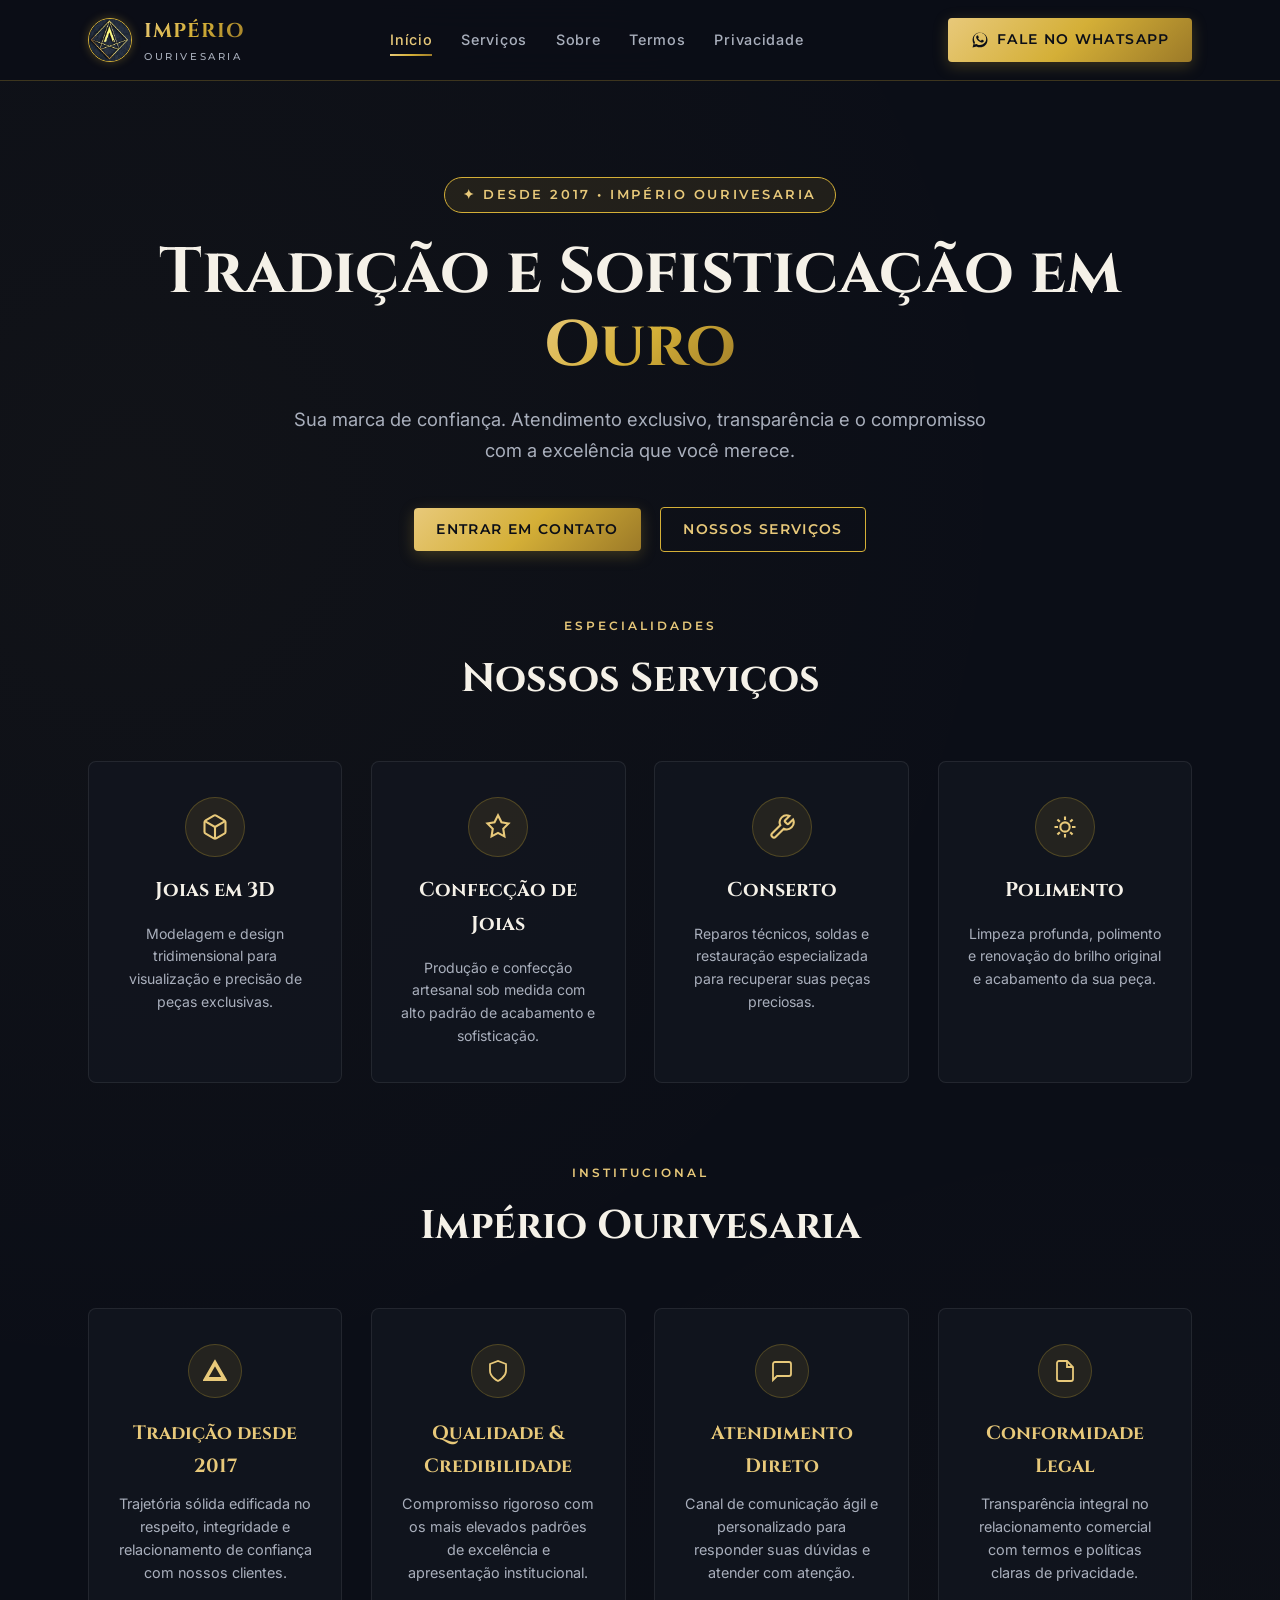
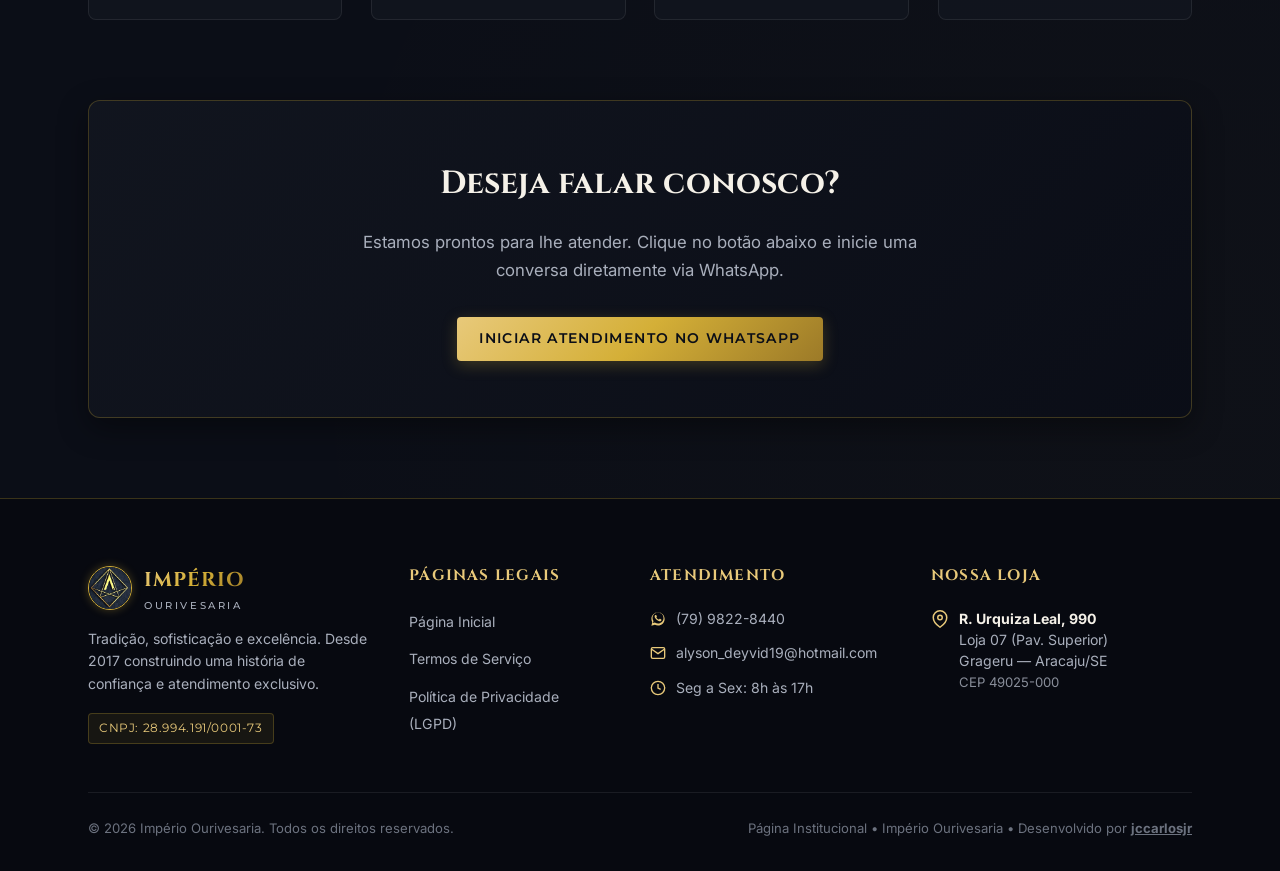
<file: index.html>
<!DOCTYPE html>
<html lang="pt-BR">

<head>
  <meta charset="UTF-8">
  <meta name="viewport" content="width=device-width, initial-scale=1.0">
  <title>Império Ourivesaria</title>
  <meta name="description"
    content="Império Ourivesaria — Joias em 3D, Confecção de Joias, Conserto e Polimento. Tradição e sofisticação desde 2017.">
  <meta name="keywords"
    content="Império Ourivesaria, Joias em 3D, Confecção de Joias, Conserto de Joias, Polimento de Joias, Ourivesaria">
  <meta name="author" content="Império Ourivesaria">

  <meta property="og:title" content="Império Ourivesaria | Tradição em Ouro">
  <meta property="og:description"
    content="Império Ourivesaria — Joias em 3D, Confecção, Conserto e Polimento. Atendimento exclusivo via WhatsApp.">
  <meta property="og:type" content="website">
  <meta property="og:url" content="https://imperiojoias.online/">
  <meta property="og:image" content="logo.jpeg">

  <link rel="icon" type="image/jpeg" href="logo.jpeg">

  <link rel="stylesheet" href="style.css">

  <meta name="facebook-domain-verification" content="11uoea9t8fawafruo4xdxo1lfxgqg8" />

  <style>
    .hero-home {
      padding: 6rem 0 4rem 0;
      text-align: center;
      position: relative;
    }

    .hero-badge {
      display: inline-flex;
      align-items: center;
      gap: 8px;
      padding: 6px 18px;
      background: rgba(212, 175, 55, 0.1);
      border: 1px solid var(--gold-primary);
      border-radius: 50px;
      color: var(--gold-light);
      font-family: var(--font-sub);
      font-size: 0.8rem;
      font-weight: 600;
      letter-spacing: 0.2em;
      text-transform: uppercase;
      margin-bottom: 1.5rem;
    }

    .hero-title {
      font-family: var(--font-display);
      font-size: clamp(2.5rem, 5vw, 4.2rem);
      font-weight: 700;
      line-height: 1.15;
      margin-bottom: 1.25rem;
      color: var(--text-main);
    }

    .hero-title span {
      background: var(--gold-gradient);
      -webkit-background-clip: text;
      -webkit-text-fill-color: transparent;
    }

    .hero-desc {
      font-size: 1.15rem;
      color: var(--text-muted);
      max-width: 700px;
      margin: 0 auto 2.5rem auto;
    }

    .hero-actions {
      display: flex;
      align-items: center;
      justify-content: center;
      gap: 1.2rem;
      flex-wrap: wrap;
    }

    .section-title-wrap {
      text-align: center;
      margin-bottom: 3rem;
    }

    .section-tag {
      font-family: var(--font-sub);
      font-size: 0.75rem;
      font-weight: 600;
      letter-spacing: 0.25em;
      text-transform: uppercase;
      color: var(--gold-light);
      margin-bottom: 0.5rem;
      display: block;
    }

    .section-title {
      font-family: var(--font-display);
      font-size: clamp(1.8rem, 3.5vw, 2.5rem);
      color: var(--text-main);
    }

    /* Grid de Serviços */
    .services-grid {
      display: grid;
      grid-template-columns: repeat(auto-fit, minmax(250px, 1fr));
      gap: 1.8rem;
      margin-bottom: 5rem;
    }

    .service-card {
      background: var(--bg-card);
      border: 1px solid var(--border-subtle);
      border-radius: var(--radius-md);
      padding: 2.2rem 1.8rem;
      text-align: center;
      transition: var(--transition);
      display: flex;
      flex-direction: column;
      align-items: center;
      gap: 1rem;
      text-decoration: none;
    }

    .service-card:hover {
      border-color: var(--gold-primary);
      transform: translateY(-5px);
      box-shadow: var(--shadow-gold);
      background: var(--bg-card-hover);
    }

    .service-icon {
      width: 60px;
      height: 60px;
      border-radius: 50%;
      background: rgba(212, 175, 55, 0.1);
      border: 1px solid var(--border-gold);
      display: flex;
      align-items: center;
      justify-content: center;
      color: var(--gold-light);
    }

    .service-name {
      font-family: var(--font-display);
      font-size: 1.25rem;
      color: var(--text-main);
    }

    .service-desc {
      font-size: 0.88rem;
      color: var(--text-muted);
      line-height: 1.6;
    }

    .features-grid {
      display: grid;
      grid-template-columns: repeat(auto-fit, minmax(250px, 1fr));
      gap: 1.8rem;
      margin-bottom: 5rem;
    }

    .feature-card {
      background: var(--bg-card);
      border: 1px solid var(--border-subtle);
      border-radius: var(--radius-md);
      padding: 2.2rem 1.8rem;
      text-align: center;
      transition: var(--transition);
    }

    .feature-card:hover {
      border-color: var(--gold-primary);
      transform: translateY(-4px);
      box-shadow: var(--shadow-gold);
      background: var(--bg-card-hover);
    }

    .feature-icon {
      width: 54px;
      height: 54px;
      border-radius: 50%;
      background: rgba(212, 175, 55, 0.1);
      border: 1px solid var(--border-gold);
      display: flex;
      align-items: center;
      justify-content: center;
      color: var(--gold-light);
      margin: 0 auto 1.2rem auto;
    }

    .feature-card h3 {
      font-family: var(--font-display);
      font-size: 1.2rem;
      color: var(--gold-light);
      margin-bottom: 0.6rem;
    }

    .feature-card p {
      font-size: 0.9rem;
      color: var(--text-muted);
      line-height: 1.6;
    }

    .cta-banner {
      background: linear-gradient(135deg, rgba(18, 22, 31, 0.95) 0%, rgba(11, 14, 23, 0.95) 100%);
      border: 1px solid var(--border-gold);
      border-radius: var(--radius-lg);
      padding: 3.5rem 2rem;
      text-align: center;
      margin-bottom: 5rem;
      box-shadow: var(--shadow-card);
    }

    .cta-banner h2 {
      font-family: var(--font-display);
      font-size: 2rem;
      color: var(--text-main);
      margin-bottom: 1rem;
    }

    .cta-banner p {
      color: var(--text-muted);
      font-size: 1.05rem;
      max-width: 600px;
      margin: 0 auto 2rem auto;
    }
  </style>
</head>

<body>

  <!-- Header Fixo -->
  <header class="site-header">
    <div class="container header-content">
      <a href="index.html" class="brand" title="Império Ourivesaria">
        <img src="logo.jpeg" alt="Logo Império Ourivesaria" class="brand-logo-img">
        <div class="brand-text">
          <span class="brand-title">Império</span>
          <span class="brand-subtitle">Ourivesaria</span>
        </div>
      </a>

      <nav class="site-nav" id="site-nav" aria-label="Navegação Principal">
        <a href="index.html" class="nav-link active" aria-current="page">Início</a>
        <a href="#servicos" class="nav-link">Serviços</a>
        <a href="#sobre" class="nav-link">Sobre</a>
        <a href="termos-de-servico.html" class="nav-link">Termos</a>
        <a href="politica-de-privacidade.html" class="nav-link">Privacidade</a>
      </nav>

      <div class="header-actions">
        <a href="https://wa.me/557998228440?text=Ol%C3%A1!%20Gostaria%20de%20entrar%20em%20contato%20com%20a%20Imp%C3%A9rio%20Ourivesaria."
          target="_blank" rel="noopener noreferrer" class="btn btn-gold">
          <svg width="18" height="18" viewBox="0 0 24 24" fill="currentColor" aria-hidden="true">
            <path
              d="M12.04 2c-5.46 0-9.91 4.45-9.91 9.91 0 1.75.46 3.45 1.32 4.95L2.05 22l5.25-1.38c1.45.79 3.08 1.21 4.74 1.21 5.46 0 9.91-4.45 9.91-9.91 0-2.65-1.03-5.14-2.9-7.01A9.84 9.84 0 0 0 12.04 2zm.01 16.67c-1.48 0-2.93-.4-4.2-1.15l-.3-.18-3.12.82.83-3.04-.2-.31a8.217 8.217 0 0 1-1.26-4.38c0-4.54 3.7-8.24 8.24-8.24 2.2 0 4.27.86 5.82 2.42a8.18 8.18 0 0 1 2.41 5.83c.02 4.54-3.68 8.23-8.22 8.23zm4.52-6.16c-.25-.12-1.47-.72-1.69-.8-.23-.09-.39-.12-.56.12-.17.25-.66.8-.81.97-.15.17-.3.19-.55.07-.25-.12-1.05-.39-2-1.23-.74-.66-1.24-1.47-1.39-1.72-.15-.25-.02-.38.11-.5.11-.11.25-.29.37-.43.12-.14.17-.25.25-.42.08-.17.04-.31-.02-.43s-.56-1.34-.76-1.84c-.2-.48-.41-.42-.56-.43h-.48c-.17 0-.44.06-.67.31-.23.25-.88.86-.88 2.1 0 1.24.9 2.44 1.03 2.61.12.17 1.77 2.7 4.28 3.79.6.26 1.07.41 1.44.53.6.19 1.15.16 1.58.1.48-.07 1.47-.6 1.68-1.18.21-.58.21-1.07.15-1.18-.06-.11-.22-.18-.47-.3z" />
          </svg>
          <span>Fale no WhatsApp</span>
        </a>

        <button class="nav-toggle" id="nav-toggle" aria-label="Abrir menu de navegação" aria-expanded="false" aria-controls="site-nav">
          <span class="hamburger-bar"></span>
          <span class="hamburger-bar"></span>
          <span class="hamburger-bar"></span>
        </button>
      </div>
    </div>
  </header>

  <!-- Hero Home Section -->
  <section class="hero-home container">
    <div class="hero-badge">
      ✦ Desde 2017 • Império Ourivesaria
    </div>
    <h1 class="hero-title">
      Tradição e Sofisticação em <span>Ouro</span>
    </h1>
    <p class="hero-desc">
      Sua marca de confiança. Atendimento exclusivo, transparência e o compromisso com a excelência que você merece.
    </p>
    <div class="hero-actions">
      <a href="https://wa.me/557998228440?text=Ol%C3%A1!%20Vim%20pelo%20site%20e%20gostaria%20de%20atendimento."
        target="_blank" rel="noopener" class="btn btn-gold">
        Entrar em Contato
      </a>
      <a href="#servicos" class="btn btn-outline">
        Nossos Serviços
      </a>
    </div>
  </section>

  <!-- Categoria de Serviços -->
  <section id="servicos" class="container">
    <div class="section-title-wrap">
      <span class="section-tag">Especialidades</span>
      <h2 class="section-title">Nossos Serviços</h2>
    </div>

    <div class="services-grid">
      <!-- Joias em 3D -->
      <a href="https://wa.me/557998228440?text=Ol%C3%A1!%20Gostaria%20de%20informa%C3%A7%C3%B5es%20sobre%20Joias%20em%203D"
        target="_blank" rel="noopener" class="service-card">
        <div class="service-icon">
          <svg width="28" height="28" viewBox="0 0 24 24" fill="none" stroke="currentColor" stroke-width="1.8">
            <path
              d="M21 16V8a2 2 0 0 0-1-1.73l-7-4a2 2 0 0 0-2 0l-7 4A2 2 0 0 0 3 8v8a2 2 0 0 0 1 1.73l7 4a2 2 0 0 0 2 0l7-4A2 2 0 0 0 21 16z" />
            <polyline points="3.27 6.96 12 12.01 20.73 6.96" />
            <line x1="12" y1="22.08" x2="12" y2="12" />
          </svg>
        </div>
        <h3 class="service-name">Joias em 3D</h3>
        <p class="service-desc">Modelagem e design tridimensional para visualização e precisão de peças exclusivas.</p>
      </a>

      <!-- Confecção de Joias -->
      <a href="https://wa.me/557998228440?text=Ol%C3%A1!%20Gostaria%20de%20informa%C3%A7%C3%B5es%20sobre%20Confec%C3%A7%C3%A3o%20de%20Joias"
        target="_blank" rel="noopener" class="service-card">
        <div class="service-icon">
          <svg width="28" height="28" viewBox="0 0 24 24" fill="none" stroke="currentColor" stroke-width="1.8">
            <path d="M12 2l3 6 6 1-4.5 4.5 1 6.5-5.5-3-5.5 3 1-6.5L3 9l6-1z" />
          </svg>
        </div>
        <h3 class="service-name">Confecção de Joias</h3>
        <p class="service-desc">Produção e confecção artesanal sob medida com alto padrão de acabamento e sofisticação.
        </p>
      </a>

      <!-- Conserto -->
      <a href="https://wa.me/557998228440?text=Ol%C3%A1!%20Gostaria%20de%20informa%C3%A7%C3%B5es%20sobre%20Conserto%20de%20Joias"
        target="_blank" rel="noopener" class="service-card">
        <div class="service-icon">
          <svg width="28" height="28" viewBox="0 0 24 24" fill="none" stroke="currentColor" stroke-width="1.8">
            <path
              d="M14.7 6.3a1 1 0 0 0 0 1.4l1.6 1.6a1 1 0 0 0 1.4 0l3.77-3.77a6 6 0 0 1-7.94 7.94l-6.91 6.91a2.12 2.12 0 0 1-3-3l6.91-6.91a6 6 0 0 1 7.94-7.94l-3.76 3.76z" />
          </svg>
        </div>
        <h3 class="service-name">Conserto</h3>
        <p class="service-desc">Reparos técnicos, soldas e restauração especializada para recuperar suas peças
          preciosas.</p>
      </a>

      <!-- Polimento -->
      <a href="https://wa.me/557998228440?text=Ol%C3%A1!%20Gostaria%20de%20informa%C3%A7%C3%B5es%20sobre%20Polimento"
        target="_blank" rel="noopener" class="service-card">
        <div class="service-icon">
          <svg width="28" height="28" viewBox="0 0 24 24" fill="none" stroke="currentColor" stroke-width="1.8">
            <path d="M12 3v3m0 12v3M3 12h3m12 0h3m-2.5-6.5l-2.1 2.1m-8.8 8.8l-2.1 2.1m0-13l2.1 2.1m8.8 8.8l2.1 2.1" />
            <circle cx="12" cy="12" r="4" />
          </svg>
        </div>
        <h3 class="service-name">Polimento</h3>
        <p class="service-desc">Limpeza profunda, polimento e renovação do brilho original e acabamento da sua peça.</p>
      </a>
    </div>
  </section>

  <!-- Diferenciais / Sobre a Marca -->
  <section id="sobre" class="container">
    <div class="section-title-wrap">
      <span class="section-tag">Institucional</span>
      <h2 class="section-title">Império Ourivesaria</h2>
    </div>

    <div class="features-grid">
      <div class="feature-card">
        <div class="feature-icon">
          <svg width="24" height="24" viewBox="0 0 24 24" fill="none" stroke="currentColor" stroke-width="1.8">
            <path d="M12 2L1 21h22L12 2zm0 3.45L19.8 19H4.2L12 5.45z" />
          </svg>
        </div>
        <h3>Tradição desde 2017</h3>
        <p>Trajetória sólida edificada no respeito, integridade e relacionamento de confiança com nossos clientes.</p>
      </div>

      <div class="feature-card">
        <div class="feature-icon">
          <svg width="24" height="24" viewBox="0 0 24 24" fill="none" stroke="currentColor" stroke-width="1.8">
            <path d="M12 22s8-4 8-10V5l-8-3-8 3v7c0 6 8 10 8 10z" />
          </svg>
        </div>
        <h3>Qualidade & Credibilidade</h3>
        <p>Compromisso rigoroso com os mais elevados padrões de excelência e apresentação institucional.</p>
      </div>

      <div class="feature-card">
        <div class="feature-icon">
          <svg width="24" height="24" viewBox="0 0 24 24" fill="none" stroke="currentColor" stroke-width="1.8">
            <path d="M21 15a2 2 0 0 1-2 2H7l-4 4V5a2 2 0 0 1 2-2h14a2 2 0 0 1 2 2z" />
          </svg>
        </div>
        <h3>Atendimento Direto</h3>
        <p>Canal de comunicação ágil e personalizado para responder suas dúvidas e atender com atenção.</p>
      </div>

      <div class="feature-card">
        <div class="feature-icon">
          <svg width="24" height="24" viewBox="0 0 24 24" fill="none" stroke="currentColor" stroke-width="1.8">
            <path d="M14 2H6a2 2 0 0 0-2 2v16a2 2 0 0 0 2 2h12a2 2 0 0 0 2-2V8z" />
            <polyline points="14 2 14 8 20 8" />
          </svg>
        </div>
        <h3>Conformidade Legal</h3>
        <p>Transparência integral no relacionamento comercial com termos e políticas claras de privacidade.</p>
      </div>
    </div>

    <!-- Call to Action Banner -->
    <div class="cta-banner">
      <h2>Deseja falar conosco?</h2>
      <p>Estamos prontos para lhe atender. Clique no botão abaixo e inicie uma conversa diretamente via WhatsApp.</p>
      <a href="https://wa.me/557998228440?text=Ol%C3%A1!%20Gostaria%20de%20iniciar%20um%20atendimento." target="_blank"
        rel="noopener" class="btn btn-gold">
        Iniciar Atendimento no WhatsApp
      </a>
    </div>
  </section>

  <!-- Footer -->
  <footer class="site-footer">
    <div class="container">
      <div class="footer-top">
        <!-- Coluna 1: Marca & Sobre -->
        <div class="footer-about">
          <a href="index.html" class="brand">
            <img src="logo.jpeg" alt="Logo Império Ourivesaria" class="brand-logo-img">
            <div class="brand-text">
              <span class="brand-title">Império</span>
              <span class="brand-subtitle">Ourivesaria</span>
            </div>
          </a>
          <p>
            Tradição, sofisticação e excelência. Desde 2017 construindo uma história de confiança e atendimento
            exclusivo.
          </p>
          <span class="footer-cnpj">CNPJ: 28.994.191/0001-73</span>
        </div>

        <!-- Coluna 2: Navegação / Páginas Legais -->
        <div>
          <h3 class="footer-title">Páginas Legais</h3>
          <ul class="footer-links">
            <li><a href="index.html">Página Inicial</a></li>
            <li><a href="termos-de-servico.html">Termos de Serviço</a></li>
            <li><a href="politica-de-privacidade.html">Política de Privacidade (LGPD)</a></li>
          </ul>
        </div>

        <!-- Coluna 3: Atendimento & Contato -->
        <div>
          <h3 class="footer-title">Atendimento</h3>
          <ul class="footer-info-list">
            <li class="footer-info-item">
              <svg width="16" height="16" viewBox="0 0 24 24" fill="currentColor">
                <path
                  d="M12.04 2c-5.46 0-9.91 4.45-9.91 9.91 0 1.75.46 3.45 1.32 4.95L2.05 22l5.25-1.38c1.45.79 3.08 1.21 4.74 1.21 5.46 0 9.91-4.45 9.91-9.91 0-2.65-1.03-5.14-2.9-7.01A9.84 9.84 0 0 0 12.04 2zm.01 16.67c-1.48 0-2.93-.4-4.2-1.15l-.3-.18-3.12.82.83-3.04-.2-.31a8.217 8.217 0 0 1-1.26-4.38c0-4.54 3.7-8.24 8.24-8.24 2.2 0 4.27.86 5.82 2.42a8.18 8.18 0 0 1 2.41 5.83c.02 4.54-3.68 8.23-8.22 8.23zm4.52-6.16c-.25-.12-1.47-.72-1.69-.8-.23-.09-.39-.12-.56.12-.17.25-.66.8-.81.97-.15.17-.3.19-.55.07-.25-.12-1.05-.39-2-1.23-.74-.66-1.24-1.47-1.39-1.72-.15-.25-.02-.38.11-.5.11-.11.25-.29.37-.43.12-.14.17-.25.25-.42.08-.17.04-.31-.02-.43s-.56-1.34-.76-1.84c-.2-.48-.41-.42-.56-.43h-.48c-.17 0-.44.06-.67.31-.23.25-.88.86-.88 2.1 0 1.24.9 2.44 1.03 2.61.12.17 1.77 2.7 4.28 3.79.6.26 1.07.41 1.44.53.6.19 1.15.16 1.58.1.48-.07 1.47-.6 1.68-1.18.21-.58.21-1.07.15-1.18-.06-.11-.22-.18-.47-.3z" />
              </svg>
              <a href="https://wa.me/557998228440" target="_blank" rel="noopener">(79) 9822-8440</a>
            </li>
            <li class="footer-info-item">
              <svg width="16" height="16" viewBox="0 0 24 24" fill="none" stroke="currentColor" stroke-width="2">
                <path d="M4 4h16c1.1 0 2 .9 2 2v12c0 1.1-.9 2-2 2H4c-1.1 0-2-.9-2-2V6c0-1.1.9-2 2-2z" />
                <polyline points="22,6 12,13 2,6" />
              </svg>
              <a href="mailto:alyson_deyvid19@hotmail.com">alyson_deyvid19@hotmail.com</a>
            </li>
            <li class="footer-info-item">
              <svg width="16" height="16" viewBox="0 0 24 24" fill="none" stroke="currentColor" stroke-width="2">
                <circle cx="12" cy="12" r="10" />
                <polyline points="12 6 12 12 16 14" />
              </svg>
              <span>Seg a Sex: 8h às 17h</span>
            </li>
          </ul>
        </div>

        <!-- Coluna 4: Nossa Loja / Endereço -->
        <div>
          <h3 class="footer-title">Nossa Loja</h3>
          <div class="footer-info-item">
            <svg width="18" height="18" viewBox="0 0 24 24" fill="none" stroke="currentColor" stroke-width="2"
              style="margin-top: 2px;">
              <path d="M21 10c0 7-9 13-9 13s-9-6-9-13a9 9 0 0 1 18 0z" />
              <circle cx="12" cy="10" r="3" />
            </svg>
            <div class="footer-address-text">
              <strong>R. Urquiza Leal, 990</strong><br>
              Loja 07 (Pav. Superior)<br>
              Grageru — Aracaju/SE<br>
              <span style="font-size: 0.82rem; opacity: 0.8;">CEP 49025-000</span>
            </div>
          </div>
        </div>
      </div>

      <div class="footer-bottom">
        <p>&copy; 2026 Império Ourivesaria. Todos os direitos reservados.</p>
        <p>Página Institucional • Império Ourivesaria • Desenvolvido por
          <a style="color:currentColor;" href="https://github.com/jccarlosjr" target="_blank"
            rel="noopener"><strong>jccarlosjr</strong></a>
        </p>
      </div>
    </div>
  </footer>

  <script src="script.js"></script>
</body>

</html>
</file>
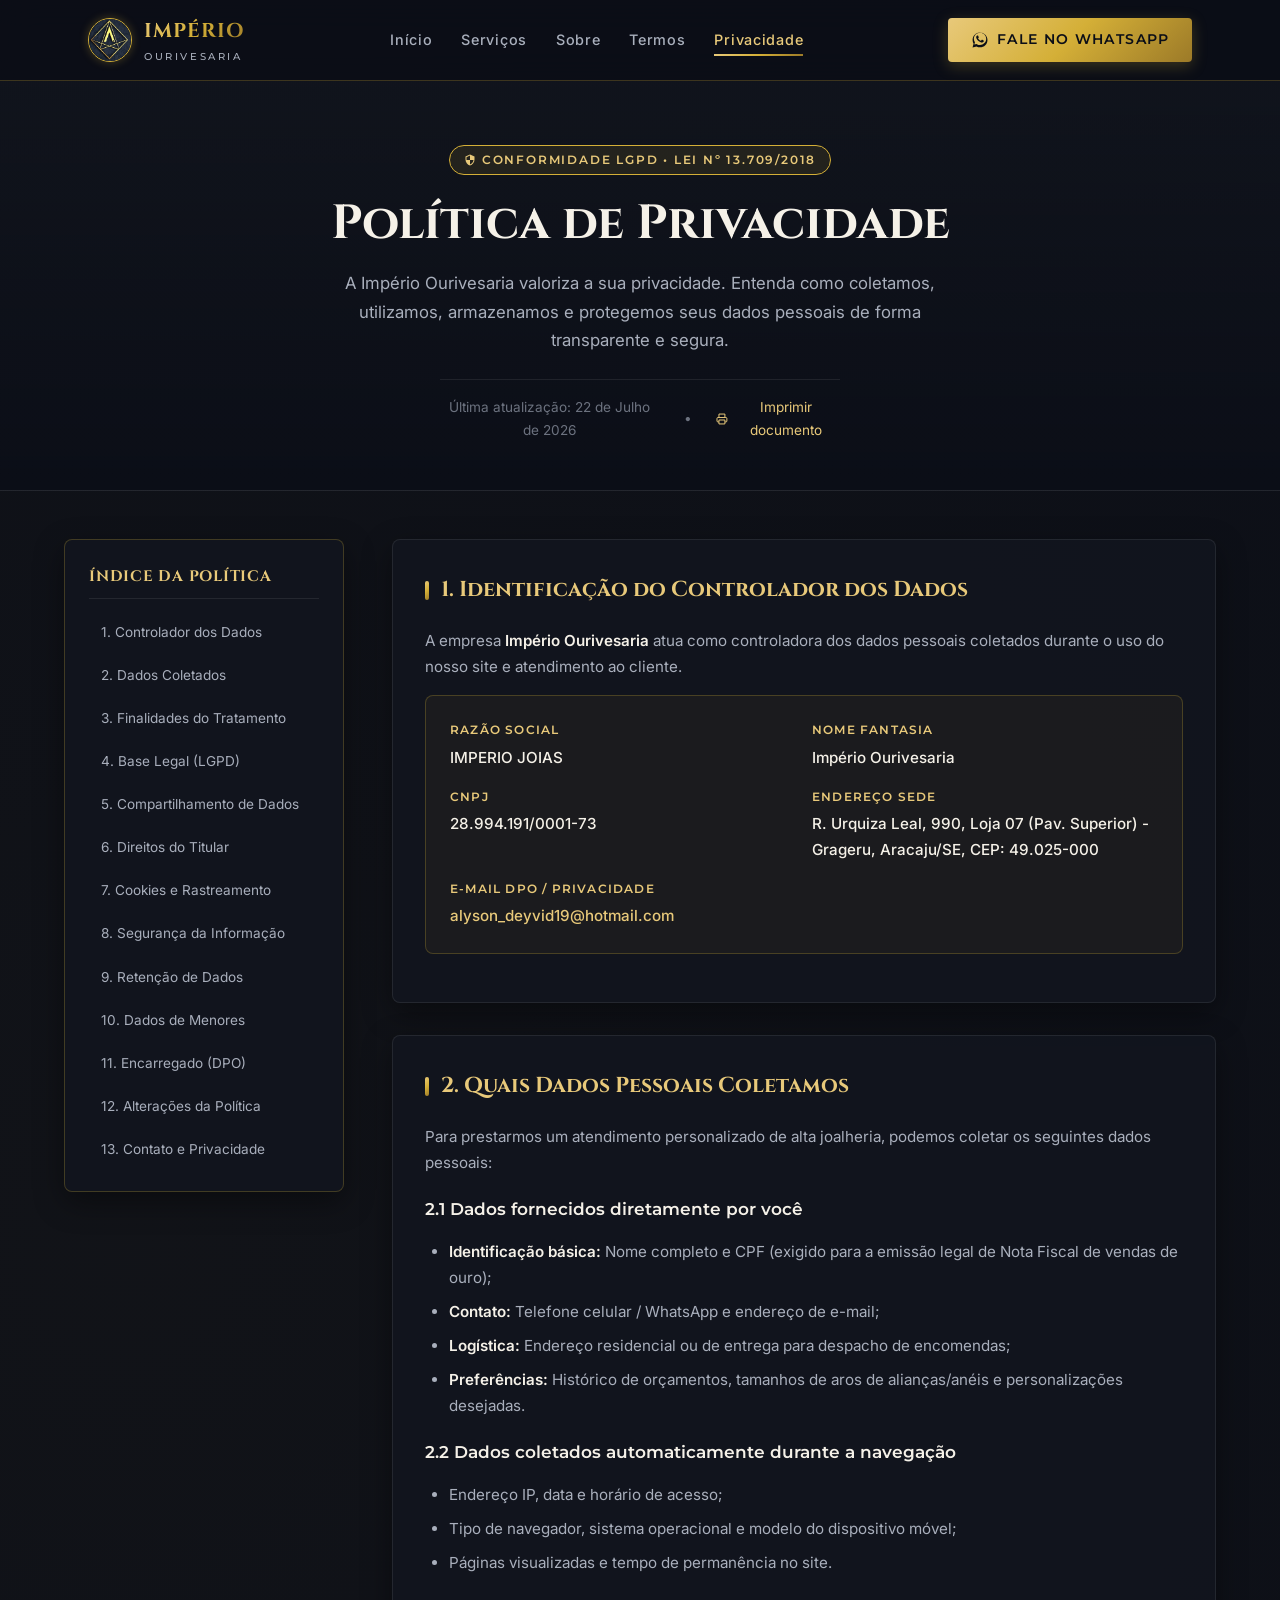
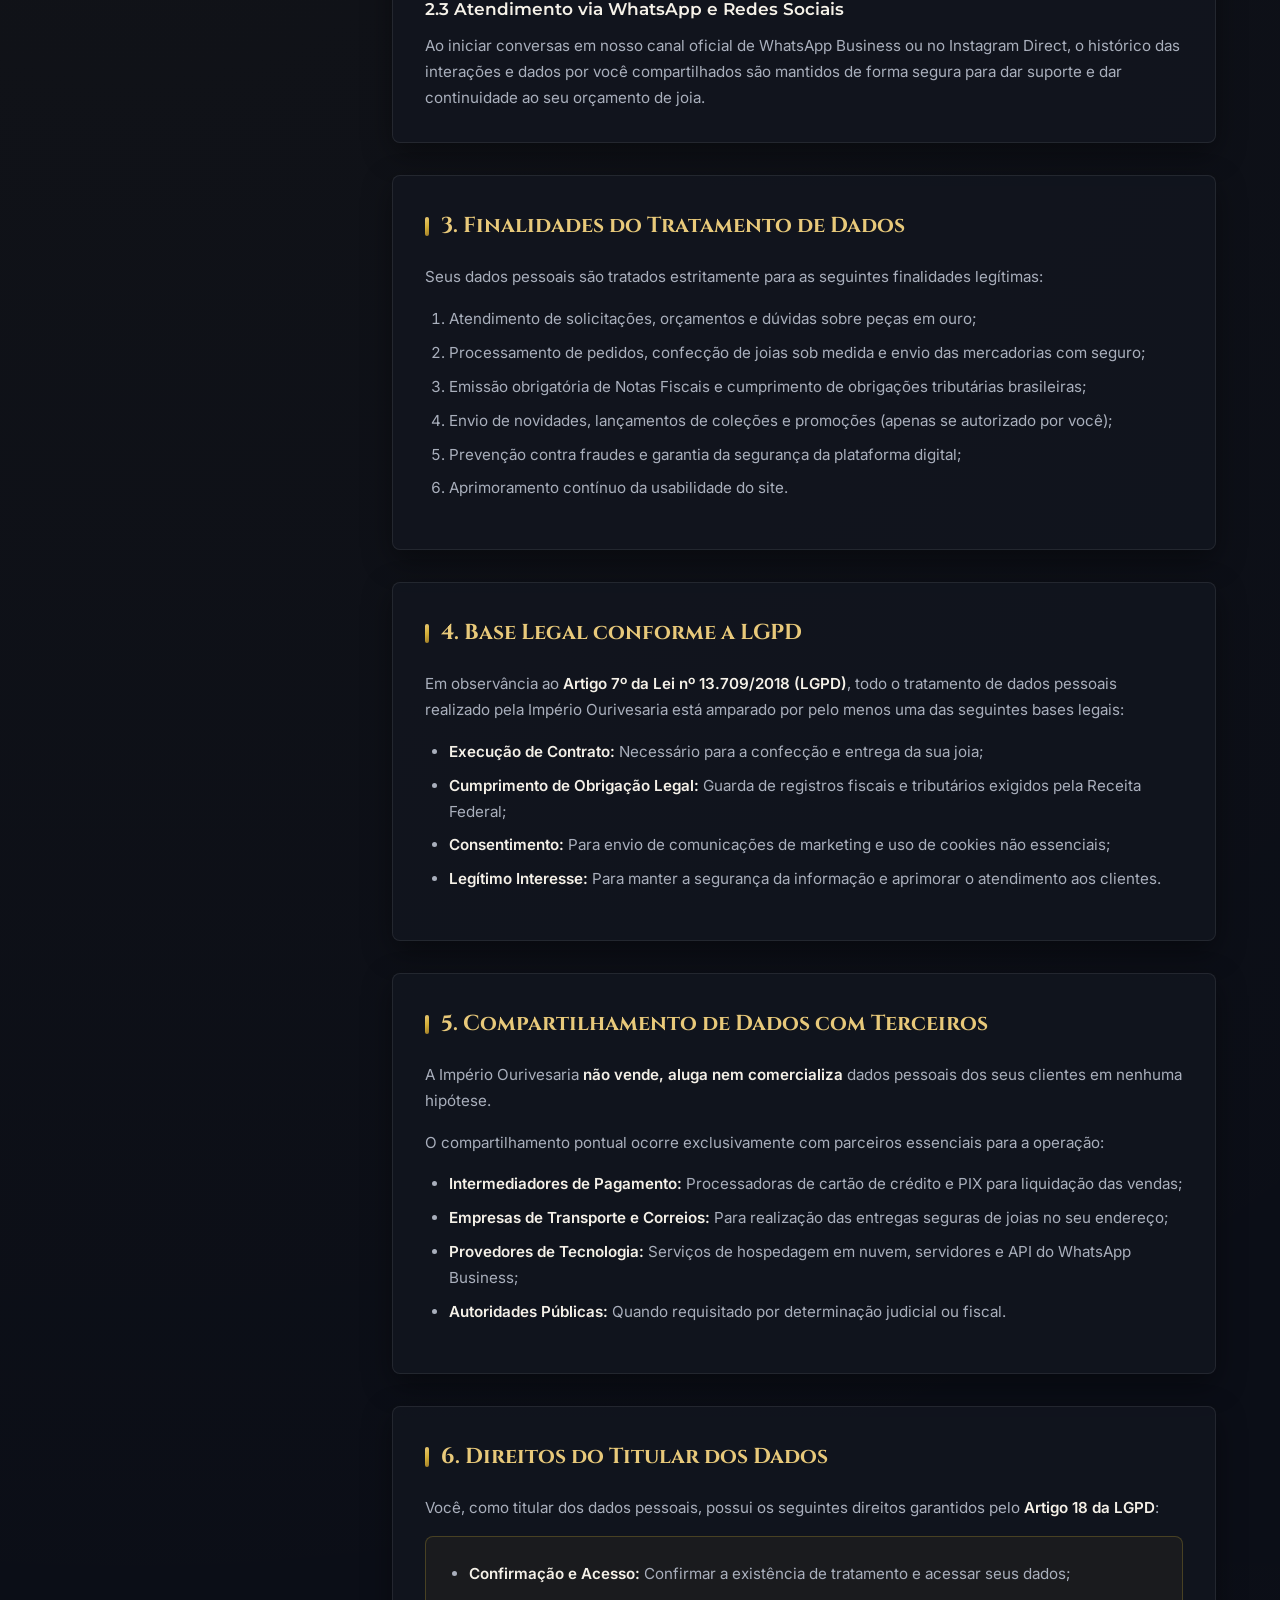
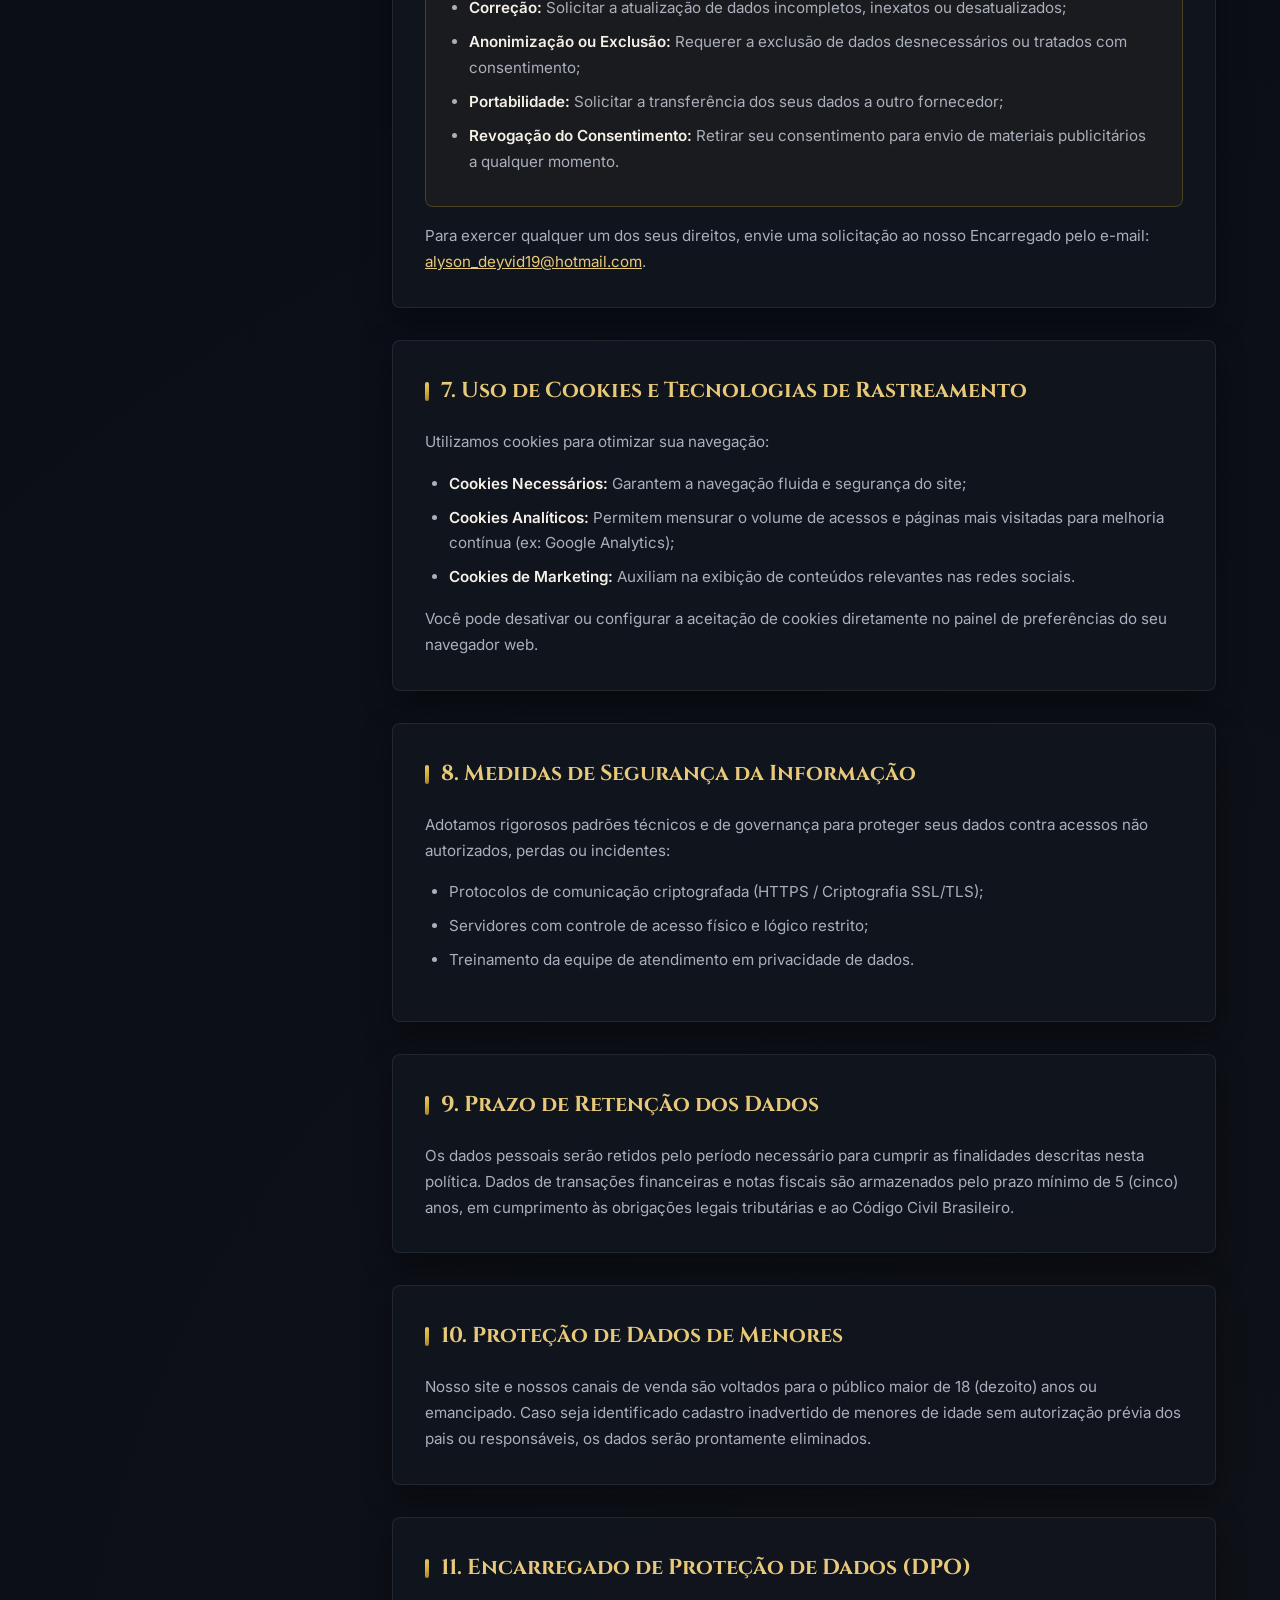
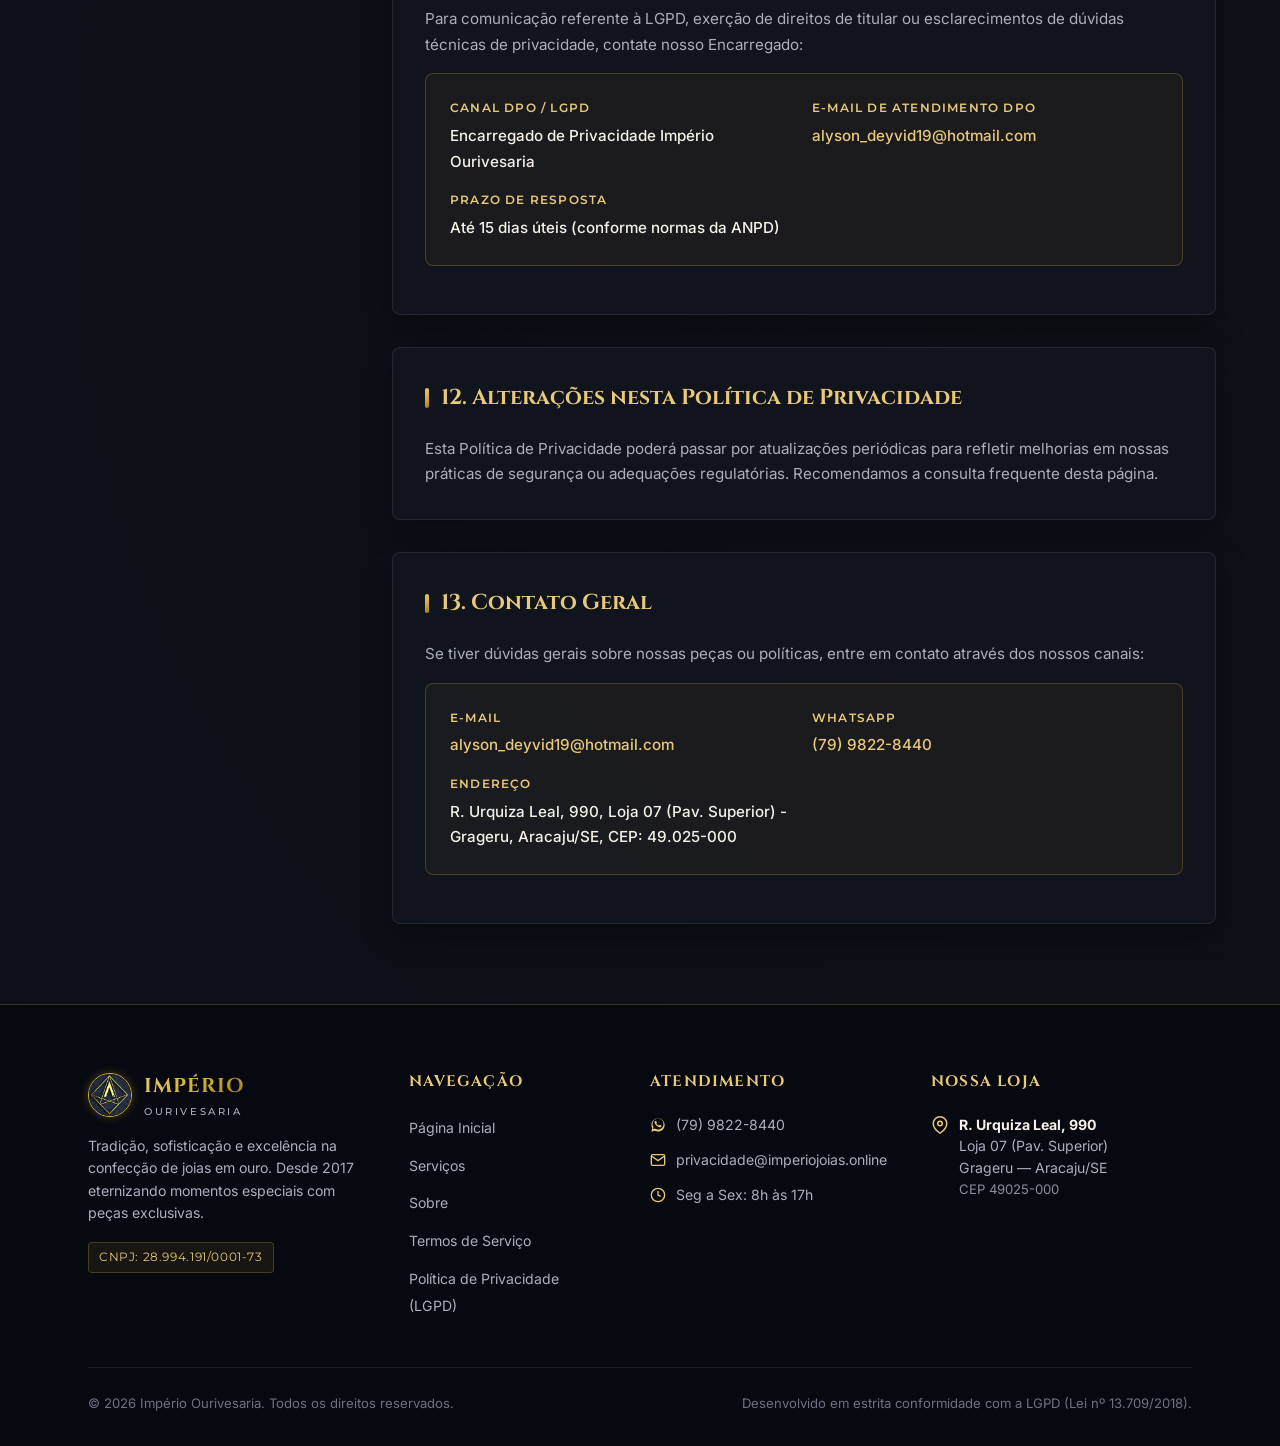
<file: politica-de-privacidade.html>
<!DOCTYPE html>
<html lang="pt-BR">

<head>
  <meta charset="UTF-8">
  <meta name="viewport" content="width=device-width, initial-scale=1.0">
  <title>Política de Privacidade (LGPD) | Império Ourivesaria</title>
  <meta name="description"
    content="Política de Privacidade e Proteção de Dados da Império Ourivesaria conforme a LGPD (Lei nº 13.709/2018). Saiba como tratamos e protegemos seus dados pessoais.">
  <meta name="keywords"
    content="Império Ourivesaria, Política de Privacidade, LGPD, Proteção de Dados, DPO, Direitos do Titular, Segurança da Informação">
  <meta name="author" content="Império Ourivesaria">

  <!-- Open Graph / Social Media -->
  <meta property="og:title" content="Política de Privacidade (LGPD) | Império Ourivesaria">
  <meta property="og:description"
    content="Saiba como a Império Ourivesaria protege seus dados pessoais e atende aos requisitos da LGPD (Lei nº 13.709/2018).">
  <meta property="og:type" content="website">
  <meta property="og:url" content="https://imperiojoias.com.br/politica-de-privacidade.html">
  <meta property="og:image" content="logo.jpeg">

  <!-- Favicon -->
  <link rel="icon" type="image/jpeg" href="logo.jpeg">

  <!-- Style CSS -->
  <link rel="stylesheet" href="style.css">

  <meta name="facebook-domain-verification" content="11uoea9t8fawafruo4xdxo1lfxgqg8" />
</head>

<body>

  <!-- Header Fixo -->
  <header class="site-header">
    <div class="container header-content">
      <a href="index.html" class="brand" title="Império Ourivesaria - Início">
        <img src="logo.jpeg" alt="Logo Império Ourivesaria" class="brand-logo-img">
        <div class="brand-text">
          <span class="brand-title">Império</span>
          <span class="brand-subtitle">Ourivesaria</span>
        </div>
      </a>

      <nav class="site-nav" id="site-nav" aria-label="Navegação Principal">
        <a href="index.html" class="nav-link">Início</a>
        <a href="index.html#servicos" class="nav-link">Serviços</a>
        <a href="index.html#sobre" class="nav-link">Sobre</a>
        <a href="termos-de-servico.html" class="nav-link">Termos</a>
        <a href="politica-de-privacidade.html" class="nav-link active" aria-current="page">Privacidade</a>
      </nav>

      <div class="header-actions">
        <a href="https://wa.me/557998228440?text=Ol%C3%A1!%20Tenho%20d%C3%BAvidas%20sobre%20a%20privacidade%20e%20atendimento%20da%20Imp%C3%A9rio%20Ourivesaria."
          target="_blank" rel="noopener noreferrer" class="btn btn-gold">
          <svg width="18" height="18" viewBox="0 0 24 24" fill="currentColor" aria-hidden="true">
            <path
              d="M12.04 2c-5.46 0-9.91 4.45-9.91 9.91 0 1.75.46 3.45 1.32 4.95L2.05 22l5.25-1.38c1.45.79 3.08 1.21 4.74 1.21 5.46 0 9.91-4.45 9.91-9.91 0-2.65-1.03-5.14-2.9-7.01A9.84 9.84 0 0 0 12.04 2zm.01 16.67c-1.48 0-2.93-.4-4.2-1.15l-.3-.18-3.12.82.83-3.04-.2-.31a8.217 8.217 0 0 1-1.26-4.38c0-4.54 3.7-8.24 8.24-8.24 2.2 0 4.27.86 5.82 2.42a8.18 8.18 0 0 1 2.41 5.83c.02 4.54-3.68 8.23-8.22 8.23zm4.52-6.16c-.25-.12-1.47-.72-1.69-.8-.23-.09-.39-.12-.56.12-.17.25-.66.8-.81.97-.15.17-.3.19-.55.07-.25-.12-1.05-.39-2-1.23-.74-.66-1.24-1.47-1.39-1.72-.15-.25-.02-.38.11-.5.11-.11.25-.29.37-.43.12-.14.17-.25.25-.42.08-.17.04-.31-.02-.43s-.56-1.34-.76-1.84c-.2-.48-.41-.42-.56-.43h-.48c-.17 0-.44.06-.67.31-.23.25-.88.86-.88 2.1 0 1.24.9 2.44 1.03 2.61.12.17 1.77 2.7 4.28 3.79.6.26 1.07.41 1.44.53.6.19 1.15.16 1.58.1.48-.07 1.47-.6 1.68-1.18.21-.58.21-1.07.15-1.18-.06-.11-.22-.18-.47-.3z" />
          </svg>
          <span>Fale no WhatsApp</span>
        </a>

        <button class="nav-toggle" id="nav-toggle" aria-label="Abrir menu de navegação" aria-expanded="false" aria-controls="site-nav">
          <span class="hamburger-bar"></span>
          <span class="hamburger-bar"></span>
          <span class="hamburger-bar"></span>
        </button>
      </div>
    </div>
  </header>

  <!-- Hero Section -->
  <section class="legal-hero">
    <div class="container legal-hero-content">
      <div class="badge-seal">
        <svg width="12" height="12" viewBox="0 0 24 24" fill="currentColor" aria-hidden="true">
          <path
            d="M12 1L3 5v6c0 5.55 3.84 10.74 9 12 5.16-1.26 9-6.45 9-12V5l-9-4zm0 10.99h7c-.53 4.12-3.28 7.79-7 8.94V12H5V6.3l7-3.11v8.8subscriptionZ" />
        </svg>
        Conformidade LGPD • Lei nº 13.709/2018
      </div>
      <h1 class="page-title">Política de Privacidade</h1>
      <p class="page-subtitle">
        A Império Ourivesaria valoriza a sua privacidade. Entenda como coletamos, utilizamos, armazenamos e protegemos
        seus dados pessoais de forma transparente e segura.
      </p>
      <div class="doc-meta">
        <span>Última atualização: 22 de Julho de 2026</span>
        <span>•</span>
        <a href="javascript:window.print()"
          style="color: var(--gold-light); text-decoration: none; display: inline-flex; align-items: center; gap: 4px;">
          <svg width="14" height="14" viewBox="0 0 24 24" fill="none" stroke="currentColor" stroke-width="2">
            <path d="M6 9V2h12v7M6 18H4a2 2 0 0 1-2-2v-5a2 2 0 0 1 2-2h16a2 2 0 0 1 2 2v5a2 2 0 0 1-2 2h-2" />
            <path d="M6 14h12v8H6z" />
          </svg>
          Imprimir documento
        </a>
      </div>
    </div>
  </section>

  <!-- Main Content Layout -->
  <main class="container legal-layout">

    <!-- Navegação / Índice Lateral -->
    <aside class="toc-sidebar">
      <h2 class="toc-title">Índice da Política</h2>
      <ul class="toc-list" id="tocList">
        <li><a href="#sec-1" class="toc-link">1. Controlador dos Dados</a></li>
        <li><a href="#sec-2" class="toc-link">2. Dados Coletados</a></li>
        <li><a href="#sec-3" class="toc-link">3. Finalidades do Tratamento</a></li>
        <li><a href="#sec-4" class="toc-link">4. Base Legal (LGPD)</a></li>
        <li><a href="#sec-5" class="toc-link">5. Compartilhamento de Dados</a></li>
        <li><a href="#sec-6" class="toc-link">6. Direitos do Titular</a></li>
        <li><a href="#sec-7" class="toc-link">7. Cookies e Rastreamento</a></li>
        <li><a href="#sec-8" class="toc-link">8. Segurança da Informação</a></li>
        <li><a href="#sec-9" class="toc-link">9. Retenção de Dados</a></li>
        <li><a href="#sec-10" class="toc-link">10. Dados de Menores</a></li>
        <li><a href="#sec-11" class="toc-link">11. Encarregado (DPO)</a></li>
        <li><a href="#sec-12" class="toc-link">12. Alterações da Política</a></li>
        <li><a href="#sec-13" class="toc-link">13. Contato e Privacidade</a></li>
      </ul>
    </aside>

    <!-- Artigos da Política -->
    <article class="legal-article">

      <!-- Seção 1 -->
      <section id="sec-1" class="legal-section">
        <h2>1. Identificação do Controlador dos Dados</h2>
        <p>
          A empresa <strong>Império Ourivesaria</strong> atua como controladora dos dados pessoais coletados durante o
          uso do nosso site e atendimento ao cliente.
        </p>

        <div class="info-box">
          <div class="info-grid">
            <div class="info-item">
              <span class="info-label">Razão Social</span>
              <span class="info-value">IMPERIO JOIAS</span>
            </div>
            <div class="info-item">
              <span class="info-label">Nome Fantasia</span>
              <span class="info-value">Império Ourivesaria</span>
            </div>
            <div class="info-item">
              <span class="info-label">CNPJ</span>
              <span class="info-value">28.994.191/0001-73</span>
            </div>
            <div class="info-item">
              <span class="info-label">Endereço Sede</span>
              <span class="info-value">R. Urquiza Leal, 990, Loja 07 (Pav. Superior) - Grageru, Aracaju/SE, CEP:
                49.025-000</span>
            </div>
            <div class="info-item">
              <span class="info-label">E-mail DPO / Privacidade</span>
              <span class="info-value"><a
                  href="mailto:alyson_deyvid19@hotmail.com">alyson_deyvid19@hotmail.com</a></span>
            </div>
          </div>
        </div>
      </section>

      <!-- Seção 2 -->
      <section id="sec-2" class="legal-section">
        <h2>2. Quais Dados Pessoais Coletamos</h2>
        <p>
          Para prestarmos um atendimento personalizado de alta joalheria, podemos coletar os seguintes dados pessoais:
        </p>

        <h3>2.1 Dados fornecidos diretamente por você</h3>
        <ul>
          <li><strong>Identificação básica:</strong> Nome completo e CPF (exigido para a emissão legal de Nota Fiscal de
            vendas de ouro);</li>
          <li><strong>Contato:</strong> Telefone celular / WhatsApp e endereço de e-mail;</li>
          <li><strong>Logística:</strong> Endereço residencial ou de entrega para despacho de encomendas;</li>
          <li><strong>Preferências:</strong> Histórico de orçamentos, tamanhos de aros de alianças/anéis e
            personalizações desejadas.</li>
        </ul>

        <h3>2.2 Dados coletados automaticamente durante a navegação</h3>
        <ul>
          <li>Endereço IP, data e horário de acesso;</li>
          <li>Tipo de navegador, sistema operacional e modelo do dispositivo móvel;</li>
          <li>Páginas visualizadas e tempo de permanência no site.</li>
        </ul>

        <h3>2.3 Atendimento via WhatsApp e Redes Sociais</h3>
        <p>
          Ao iniciar conversas em nosso canal oficial de WhatsApp Business ou no Instagram Direct, o histórico das
          interações e dados por você compartilhados são mantidos de forma segura para dar suporte e dar continuidade ao
          seu orçamento de joia.
        </p>
      </section>

      <!-- Seção 3 -->
      <section id="sec-3" class="legal-section">
        <h2>3. Finalidades do Tratamento de Dados</h2>
        <p>
          Seus dados pessoais são tratados estritamente para as seguintes finalidades legítimas:
        </p>
        <ol>
          <li>Atendimento de solicitações, orçamentos e dúvidas sobre peças em ouro;</li>
          <li>Processamento de pedidos, confecção de joias sob medida e envio das mercadorias com seguro;</li>
          <li>Emissão obrigatória de Notas Fiscais e cumprimento de obrigações tributárias brasileiras;</li>
          <li>Envio de novidades, lançamentos de coleções e promoções (apenas se autorizado por você);</li>
          <li>Prevenção contra fraudes e garantia da segurança da plataforma digital;</li>
          <li>Aprimoramento contínuo da usabilidade do site.</li>
        </ol>
      </section>

      <!-- Seção 4 -->
      <section id="sec-4" class="legal-section">
        <h2>4. Base Legal conforme a LGPD</h2>
        <p>
          Em observância ao <strong>Artigo 7º da Lei nº 13.709/2018 (LGPD)</strong>, todo o tratamento de dados pessoais
          realizado pela Império Ourivesaria está amparado por pelo menos uma das seguintes bases legais:
        </p>
        <ul>
          <li><strong>Execução de Contrato:</strong> Necessário para a confecção e entrega da sua joia;</li>
          <li><strong>Cumprimento de Obrigação Legal:</strong> Guarda de registros fiscais e tributários exigidos pela
            Receita Federal;</li>
          <li><strong>Consentimento:</strong> Para envio de comunicações de marketing e uso de cookies não essenciais;
          </li>
          <li><strong>Legítimo Interesse:</strong> Para manter a segurança da informação e aprimorar o atendimento aos
            clientes.</li>
        </ul>
      </section>

      <!-- Seção 5 -->
      <section id="sec-5" class="legal-section">
        <h2>5. Compartilhamento de Dados com Terceiros</h2>
        <p>
          A Império Ourivesaria <strong>não vende, aluga nem comercializa</strong> dados pessoais dos seus clientes em
          nenhuma hipótese.
        </p>
        <p>
          O compartilhamento pontual ocorre exclusivamente com parceiros essenciais para a operação:
        </p>
        <ul>
          <li><strong>Intermediadores de Pagamento:</strong> Processadoras de cartão de crédito e PIX para liquidação
            das vendas;</li>
          <li><strong>Empresas de Transporte e Correios:</strong> Para realização das entregas seguras de joias no seu
            endereço;</li>
          <li><strong>Provedores de Tecnologia:</strong> Serviços de hospedagem em nuvem, servidores e API do WhatsApp
            Business;</li>
          <li><strong>Autoridades Públicas:</strong> Quando requisitado por determinação judicial ou fiscal.</li>
        </ul>
      </section>

      <!-- Seção 6 -->
      <section id="sec-6" class="legal-section">
        <h2>6. Direitos do Titular dos Dados</h2>
        <p>
          Você, como titular dos dados pessoais, possui os seguintes direitos garantidos pelo <strong>Artigo 18 da
            LGPD</strong>:
        </p>
        <div class="info-box">
          <ul style="margin: 0; padding-left: 1.2rem;">
            <li><strong>Confirmação e Acesso:</strong> Confirmar a existência de tratamento e acessar seus dados;</li>
            <li><strong>Correção:</strong> Solicitar a atualização de dados incompletos, inexatos ou desatualizados;
            </li>
            <li><strong>Anonimização ou Exclusão:</strong> Requerer a exclusão de dados desnecessários ou tratados com
              consentimento;</li>
            <li><strong>Portabilidade:</strong> Solicitar a transferência dos seus dados a outro fornecedor;</li>
            <li><strong>Revogação do Consentimento:</strong> Retirar seu consentimento para envio de materiais
              publicitários a qualquer momento.</li>
          </ul>
        </div>
        <p>
          Para exercer qualquer um dos seus direitos, envie uma solicitação ao nosso Encarregado pelo e-mail: <a
            href="mailto:alyson_deyvid19@hotmail.com" style="color: var(--gold-light);">alyson_deyvid19@hotmail.com</a>.
        </p>
      </section>

      <!-- Seção 7 -->
      <section id="sec-7" class="legal-section">
        <h2>7. Uso de Cookies e Tecnologias de Rastreamento</h2>
        <p>
          Utilizamos cookies para otimizar sua navegação:
        </p>
        <ul>
          <li><strong>Cookies Necessários:</strong> Garantem a navegação fluida e segurança do site;</li>
          <li><strong>Cookies Analíticos:</strong> Permitem mensurar o volume de acessos e páginas mais visitadas para
            melhoria contínua (ex: Google Analytics);</li>
          <li><strong>Cookies de Marketing:</strong> Auxiliam na exibição de conteúdos relevantes nas redes sociais.
          </li>
        </ul>
        <p>
          Você pode desativar ou configurar a aceitação de cookies diretamente no painel de preferências do seu
          navegador web.
        </p>
      </section>

      <!-- Seção 8 -->
      <section id="sec-8" class="legal-section">
        <h2>8. Medidas de Segurança da Informação</h2>
        <p>
          Adotamos rigorosos padrões técnicos e de governança para proteger seus dados contra acessos não autorizados,
          perdas ou incidentes:
        </p>
        <ul>
          <li>Protocolos de comunicação criptografada (HTTPS / Criptografia SSL/TLS);</li>
          <li>Servidores com controle de acesso físico e lógico restrito;</li>
          <li>Treinamento da equipe de atendimento em privacidade de dados.</li>
        </ul>
      </section>

      <!-- Seção 9 -->
      <section id="sec-9" class="legal-section">
        <h2>9. Prazo de Retenção dos Dados</h2>
        <p>
          Os dados pessoais serão retidos pelo período necessário para cumprir as finalidades descritas nesta política.
          Dados de transações financeiras e notas fiscais são armazenados pelo prazo mínimo de 5 (cinco) anos, em
          cumprimento às obrigações legais tributárias e ao Código Civil Brasileiro.
        </p>
      </section>

      <!-- Seção 10 -->
      <section id="sec-10" class="legal-section">
        <h2>10. Proteção de Dados de Menores</h2>
        <p>
          Nosso site e nossos canais de venda são voltados para o público maior de 18 (dezoito) anos ou emancipado. Caso
          seja identificado cadastro inadvertido de menores de idade sem autorização prévia dos pais ou responsáveis, os
          dados serão prontamente eliminados.
        </p>
      </section>

      <!-- Seção 11 -->
      <section id="sec-11" class="legal-section">
        <h2>11. Encarregado de Proteção de Dados (DPO)</h2>
        <p>
          Para comunicação referente à LGPD, exerção de direitos de titular ou esclarecimentos de dúvidas técnicas de
          privacidade, contate nosso Encarregado:
        </p>
        <div class="info-box">
          <div class="info-grid">
            <div class="info-item">
              <span class="info-label">Canal DPO / LGPD</span>
              <span class="info-value">Encarregado de Privacidade Império Ourivesaria</span>
            </div>
            <div class="info-item">
              <span class="info-label">E-mail de Atendimento DPO</span>
              <span class="info-value"><a
                  href="mailto:alyson_deyvid19@hotmail.com">alyson_deyvid19@hotmail.com</a></span>
            </div>
            <div class="info-item">
              <span class="info-label">Prazo de Resposta</span>
              <span class="info-value">Até 15 dias úteis (conforme normas da ANPD)</span>
            </div>
          </div>
        </div>
      </section>

      <!-- Seção 12 -->
      <section id="sec-12" class="legal-section">
        <h2>12. Alterações nesta Política de Privacidade</h2>
        <p>
          Esta Política de Privacidade poderá passar por atualizações periódicas para refletir melhorias em nossas
          práticas de segurança ou adequações regulatórias. Recomendamos a consulta frequente desta página.
        </p>
      </section>

      <!-- Seção 13 -->
      <section id="sec-13" class="legal-section">
        <h2>13. Contato Geral</h2>
        <p>
          Se tiver dúvidas gerais sobre nossas peças ou políticas, entre em contato através dos nossos canais:
        </p>
        <div class="info-box">
          <div class="info-grid">
            <div class="info-item">
              <span class="info-label">E-mail</span>
              <span class="info-value"> <a
                  href="mailto:alyson_deyvid19@hotmail.com">alyson_deyvid19@hotmail.com</a></span>
            </div>
            <div class="info-item">
              <span class="info-label">WhatsApp</span>
              <span class="info-value"><a href="https://wa.me/557998228440" target="_blank" rel="noopener">(79)
                  9822-8440</a></span>
            </div>
            <div class="info-item">
              <span class="info-label">Endereço</span>
              <span class="info-value">R. Urquiza Leal, 990, Loja 07 (Pav. Superior) - Grageru, Aracaju/SE, CEP:
                49.025-000</span>
            </div>
          </div>
        </div>
      </section>

    </article>
  </main>

  <!-- Footer -->
  <footer class="site-footer">
    <div class="container">
      <div class="footer-top">
        <!-- Coluna 1: Marca & Sobre -->
        <div class="footer-about">
          <a href="index.html" class="brand">
            <img src="logo.jpeg" alt="Logo Império Ourivesaria" class="brand-logo-img">
            <div class="brand-text">
              <span class="brand-title">Império</span>
              <span class="brand-subtitle">Ourivesaria</span>
            </div>
          </a>
          <p>
            Tradição, sofisticação e excelência na confecção de joias em ouro. Desde 2017 eternizando momentos especiais
            com peças exclusivas.
          </p>
          <span class="footer-cnpj">CNPJ: 28.994.191/0001-73</span>
        </div>

        <!-- Coluna 2: Navegação -->
        <div>
          <h3 class="footer-title">Navegação</h3>
          <ul class="footer-links">
            <li><a href="index.html">Página Inicial</a></li>
            <li><a href="index.html#servicos">Serviços</a></li>
            <li><a href="index.html#sobre">Sobre</a></li>
            <li><a href="termos-de-servico.html">Termos de Serviço</a></li>
            <li><a href="politica-de-privacidade.html">Política de Privacidade (LGPD)</a></li>
          </ul>
        </div>

        <!-- Coluna 3: Atendimento -->
        <div>
          <h3 class="footer-title">Atendimento</h3>
          <ul class="footer-info-list">
            <li class="footer-info-item">
              <svg width="16" height="16" viewBox="0 0 24 24" fill="currentColor">
                <path
                  d="M12.04 2c-5.46 0-9.91 4.45-9.91 9.91 0 1.75.46 3.45 1.32 4.95L2.05 22l5.25-1.38c1.45.79 3.08 1.21 4.74 1.21 5.46 0 9.91-4.45 9.91-9.91 0-2.65-1.03-5.14-2.9-7.01A9.84 9.84 0 0 0 12.04 2zm.01 16.67c-1.48 0-2.93-.4-4.2-1.15l-.3-.18-3.12.82.83-3.04-.2-.31a8.217 8.217 0 0 1-1.26-4.38c0-4.54 3.7-8.24 8.24-8.24 2.2 0 4.27.86 5.82 2.42a8.18 8.18 0 0 1 2.41 5.83c.02 4.54-3.68 8.23-8.22 8.23zm4.52-6.16c-.25-.12-1.47-.72-1.69-.8-.23-.09-.39-.12-.56.12-.17.25-.66.8-.81.97-.15.17-.3.19-.55.07-.25-.12-1.05-.39-2-1.23-.74-.66-1.24-1.47-1.39-1.72-.15-.25-.02-.38.11-.5.11-.11.25-.29.37-.43.12-.14.17-.25.25-.42.08-.17.04-.31-.02-.43s-.56-1.34-.76-1.84c-.2-.48-.41-.42-.56-.43h-.48c-.17 0-.44.06-.67.31-.23.25-.88.86-.88 2.1 0 1.24.9 2.44 1.03 2.61.12.17 1.77 2.7 4.28 3.79.6.26 1.07.41 1.44.53.6.19 1.15.16 1.58.1.48-.07 1.47-.6 1.68-1.18.21-.58.21-1.07.15-1.18-.06-.11-.22-.18-.47-.3z" />
              </svg>
              <a href="https://wa.me/557998228440" target="_blank" rel="noopener">(79) 9822-8440</a>
            </li>
            <li class="footer-info-item">
              <svg width="16" height="16" viewBox="0 0 24 24" fill="none" stroke="currentColor" stroke-width="2">
                <path d="M4 4h16c1.1 0 2 .9 2 2v12c0 1.1-.9 2-2 2H4c-1.1 0-2-.9-2-2V6c0-1.1.9-2 2-2z" />
                <polyline points="22,6 12,13 2,6" />
              </svg>
              <a href="mailto:privacidade@imperiojoias.online">privacidade@imperiojoias.online</a>
            </li>
            <li class="footer-info-item">
              <svg width="16" height="16" viewBox="0 0 24 24" fill="none" stroke="currentColor" stroke-width="2">
                <circle cx="12" cy="12" r="10" />
                <polyline points="12 6 12 12 16 14" />
              </svg>
              <span>Seg a Sex: 8h às 17h</span>
            </li>
          </ul>
        </div>

        <!-- Coluna 4: Nossa Loja -->
        <div>
          <h3 class="footer-title">Nossa Loja</h3>
          <div class="footer-info-item">
            <svg width="18" height="18" viewBox="0 0 24 24" fill="none" stroke="currentColor" stroke-width="2"
              style="margin-top: 2px;">
              <path d="M21 10c0 7-9 13-9 13s-9-6-9-13a9 9 0 0 1 18 0z" />
              <circle cx="12" cy="10" r="3" />
            </svg>
            <div class="footer-address-text">
              <strong>R. Urquiza Leal, 990</strong><br>
              Loja 07 (Pav. Superior)<br>
              Grageru — Aracaju/SE<br>
              <span style="font-size: 0.82rem; opacity: 0.8;">CEP 49025-000</span>
            </div>
          </div>
        </div>
      </div>

      <div class="footer-bottom">
        <p>&copy; 2026 Império Ourivesaria. Todos os direitos reservados.</p>
        <p>Desenvolvido em estrita conformidade com a LGPD (Lei nº 13.709/2018).</p>
      </div>
    </div>
  </footer>

  <script src="script.js"></script>
</body>

</html>
</file>
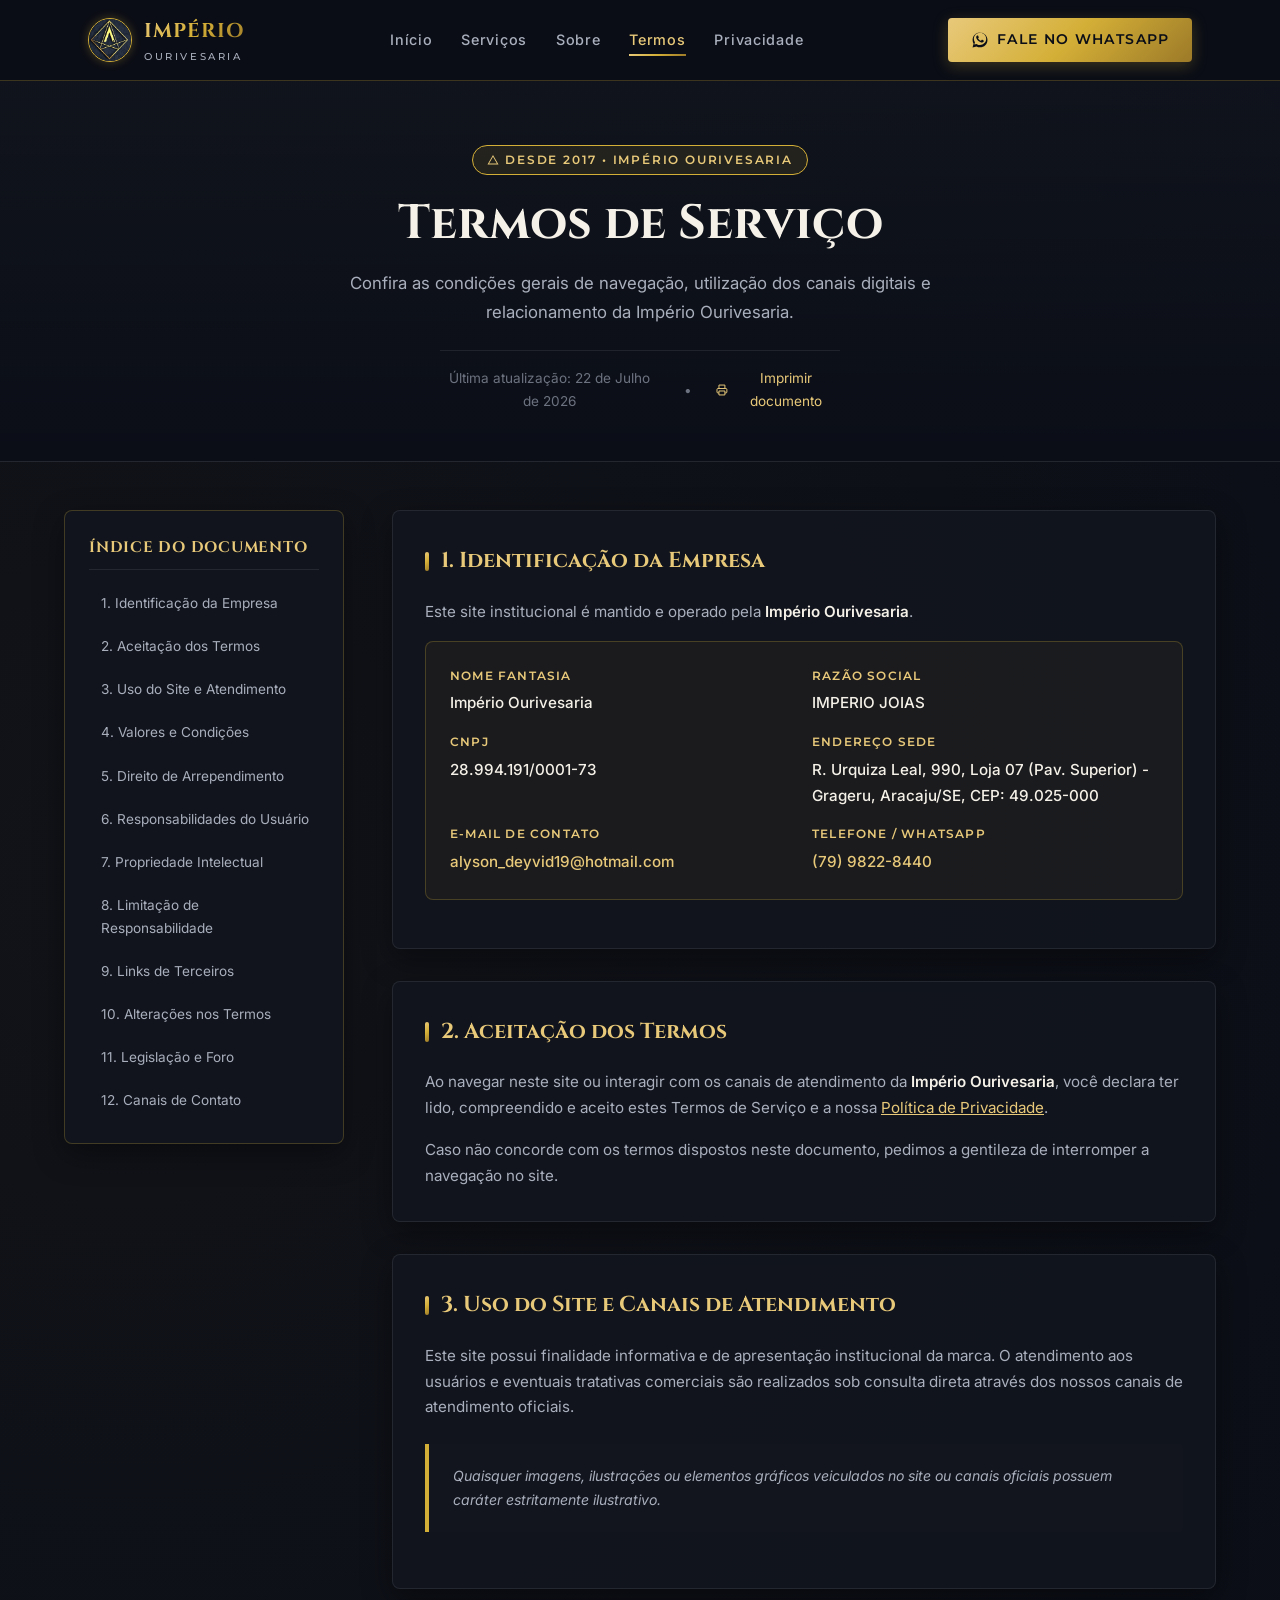
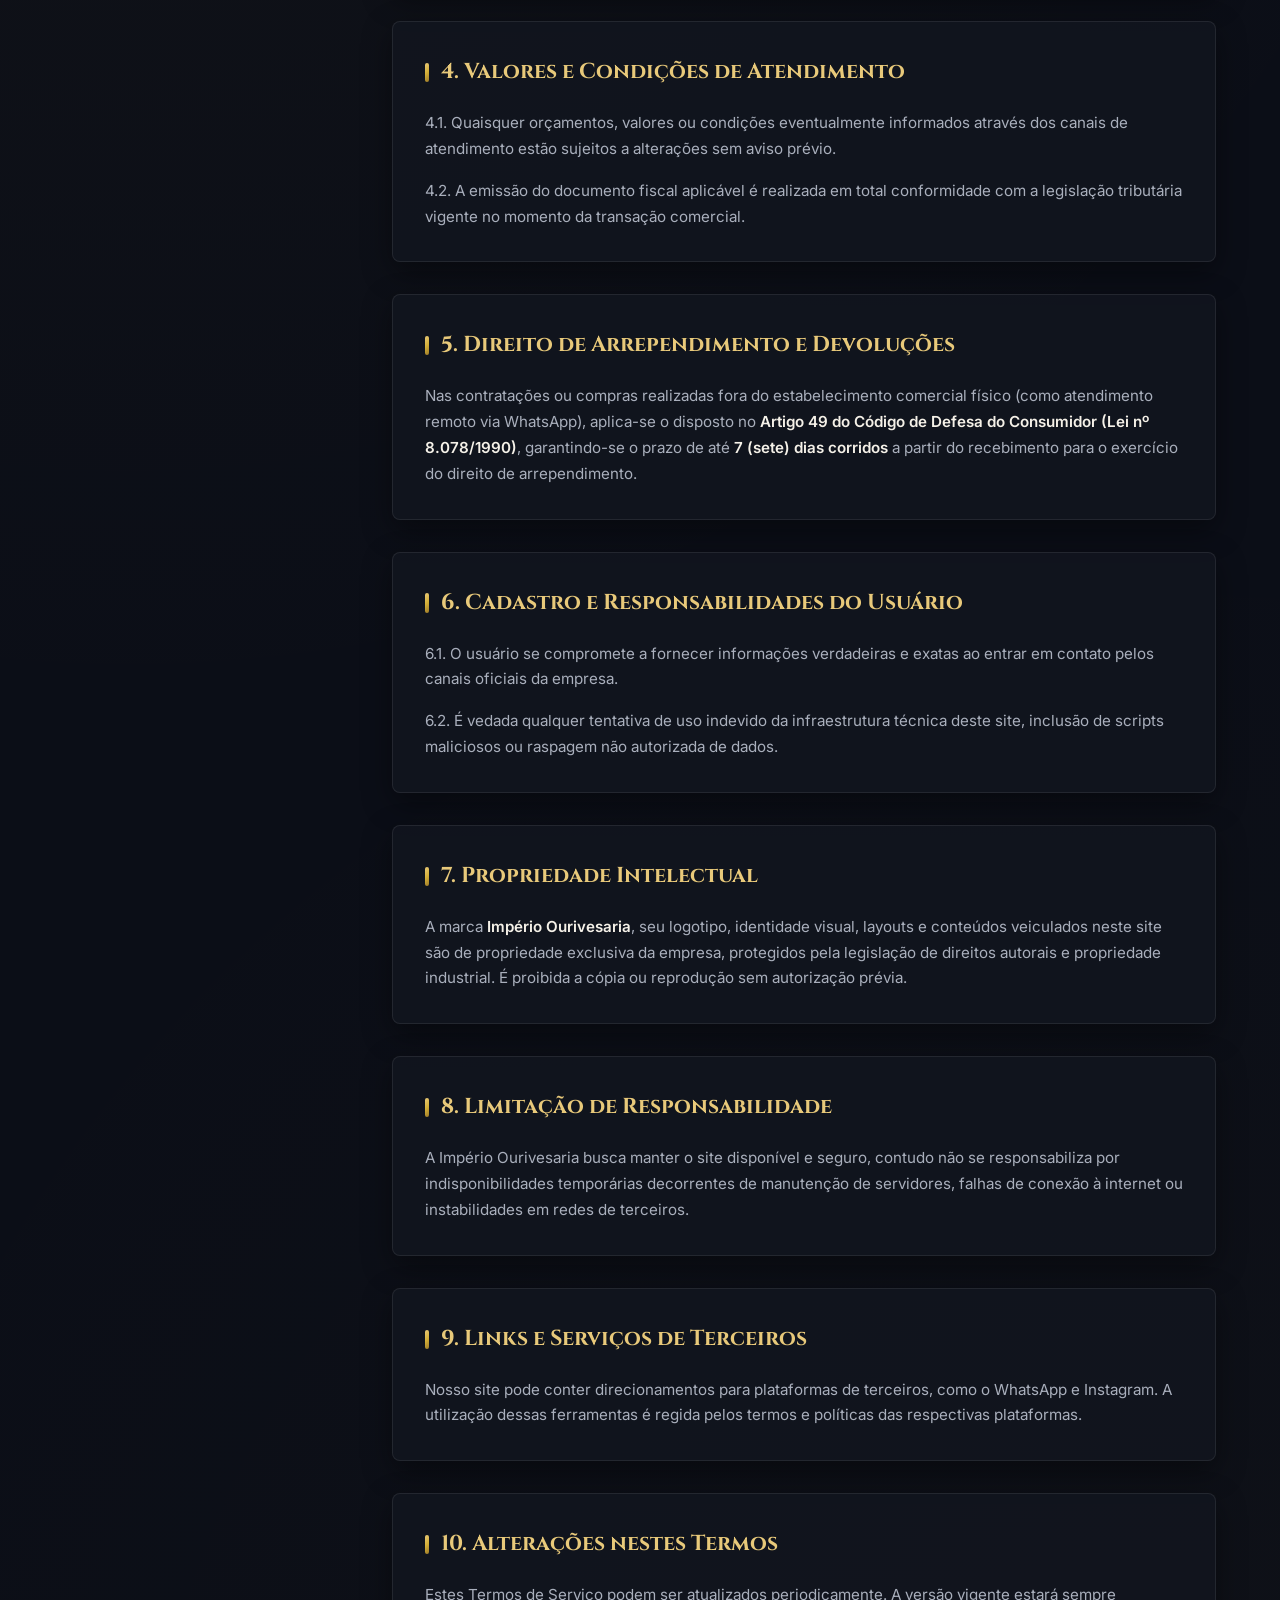
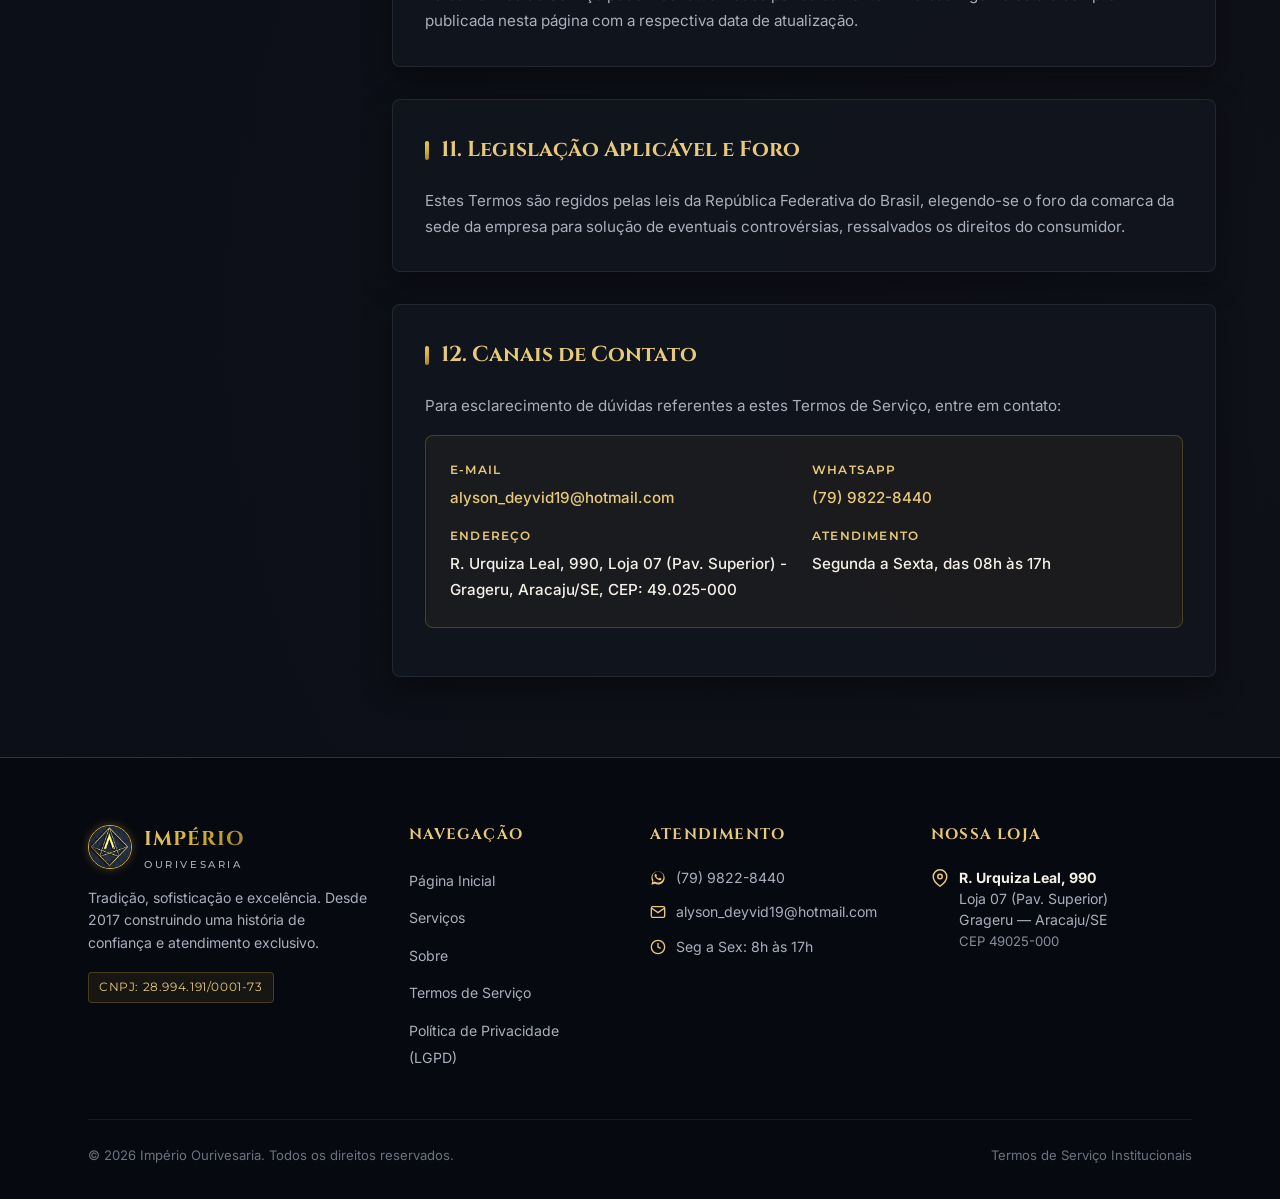
<file: termos-de-servico.html>
<!DOCTYPE html>
<html lang="pt-BR">

<head>
  <meta charset="UTF-8">
  <meta name="viewport" content="width=device-width, initial-scale=1.0">
  <title>Termos de Serviço | Império Ourivesaria</title>
  <meta name="description"
    content="Termos de Serviço da Império Ourivesaria. Regras de utilização do site, atendimento e condições gerais de uso dos canais oficiais.">
  <meta name="keywords"
    content="Império Ourivesaria, Termos de Serviço, Condições de Uso, LGPD, Código de Defesa do Consumidor">
  <meta name="author" content="Império Ourivesaria">

  <!-- Open Graph / Social Media -->
  <meta property="og:title" content="Termos de Serviço | Império Ourivesaria">
  <meta property="og:description"
    content="Condições gerais de navegação, uso e atendimento do site institucional da Império Ourivesaria.">
  <meta property="og:type" content="website">
  <meta property="og:url" content="https://imperiojoias.com.br/termos-de-servico.html">
  <meta property="og:image" content="logo.jpeg">

  <!-- Favicon -->
  <link rel="icon" type="image/jpeg" href="logo.jpeg">

  <!-- Style CSS -->
  <link rel="stylesheet" href="style.css">

  <meta name="facebook-domain-verification" content="11uoea9t8fawafruo4xdxo1lfxgqg8" />
</head>

<body>

  <!-- Header Fixo -->
  <header class="site-header">
    <div class="container header-content">
      <a href="index.html" class="brand" title="Império Ourivesaria - Início">
        <img src="logo.jpeg" alt="Logo Império Ourivesaria" class="brand-logo-img">
        <div class="brand-text">
          <span class="brand-title">Império</span>
          <span class="brand-subtitle">Ourivesaria</span>
        </div>
      </a>

      <nav class="site-nav" id="site-nav" aria-label="Navegação Principal">
        <a href="index.html" class="nav-link">Início</a>
        <a href="index.html#servicos" class="nav-link">Serviços</a>
        <a href="index.html#sobre" class="nav-link">Sobre</a>
        <a href="termos-de-servico.html" class="nav-link active" aria-current="page">Termos</a>
        <a href="politica-de-privacidade.html" class="nav-link">Privacidade</a>
      </nav>

      <div class="header-actions">
        <a href="https://wa.me/557998228440?text=Ol%C3%A1!%20Gostaria%20de%20tirar%20d%C3%BAvidas%20com%20a%20Imp%C3%A9rio%20Ourivesaria."
          target="_blank" rel="noopener noreferrer" class="btn btn-gold">
          <svg width="18" height="18" viewBox="0 0 24 24" fill="currentColor" aria-hidden="true">
            <path
              d="M12.04 2c-5.46 0-9.91 4.45-9.91 9.91 0 1.75.46 3.45 1.32 4.95L2.05 22l5.25-1.38c1.45.79 3.08 1.21 4.74 1.21 5.46 0 9.91-4.45 9.91-9.91 0-2.65-1.03-5.14-2.9-7.01A9.84 9.84 0 0 0 12.04 2zm.01 16.67c-1.48 0-2.93-.4-4.2-1.15l-.3-.18-3.12.82.83-3.04-.2-.31a8.217 8.217 0 0 1-1.26-4.38c0-4.54 3.7-8.24 8.24-8.24 2.2 0 4.27.86 5.82 2.42a8.18 8.18 0 0 1 2.41 5.83c.02 4.54-3.68 8.23-8.22 8.23zm4.52-6.16c-.25-.12-1.47-.72-1.69-.8-.23-.09-.39-.12-.56.12-.17.25-.66.8-.81.97-.15.17-.3.19-.55.07-.25-.12-1.05-.39-2-1.23-.74-.66-1.24-1.47-1.39-1.72-.15-.25-.02-.38.11-.5.11-.11.25-.29.37-.43.12-.14.17-.25.25-.42.08-.17.04-.31-.02-.43s-.56-1.34-.76-1.84c-.2-.48-.41-.42-.56-.43h-.48c-.17 0-.44.06-.67.31-.23.25-.88.86-.88 2.1 0 1.24.9 2.44 1.03 2.61.12.17 1.77 2.7 4.28 3.79.6.26 1.07.41 1.44.53.6.19 1.15.16 1.58.1.48-.07 1.47-.6 1.68-1.18.21-.58.21-1.07.15-1.18-.06-.11-.22-.18-.47-.3z" />
          </svg>
          <span>Fale no WhatsApp</span>
        </a>

        <button class="nav-toggle" id="nav-toggle" aria-label="Abrir menu de navegação" aria-expanded="false" aria-controls="site-nav">
          <span class="hamburger-bar"></span>
          <span class="hamburger-bar"></span>
          <span class="hamburger-bar"></span>
        </button>
      </div>
    </div>
  </header>

  <!-- Hero Section -->
  <section class="legal-hero">
    <div class="container legal-hero-content">
      <div class="badge-seal">
        <svg width="12" height="12" viewBox="0 0 24 24" fill="currentColor" aria-hidden="true">
          <path d="M12 2L1 21h22L12 2zm0 3.45L19.8 19H4.2L12 5.45z" />
        </svg>
        Desde 2017 • Império Ourivesaria
      </div>
      <h1 class="page-title">Termos de Serviço</h1>
      <p class="page-subtitle">
        Confira as condições gerais de navegação, utilização dos canais digitais e relacionamento da Império
        Ourivesaria.
      </p>
      <div class="doc-meta">
        <span>Última atualização: 22 de Julho de 2026</span>
        <span>•</span>
        <a href="javascript:window.print()"
          style="color: var(--gold-light); text-decoration: none; display: inline-flex; align-items: center; gap: 4px;">
          <svg width="14" height="14" viewBox="0 0 24 24" fill="none" stroke="currentColor" stroke-width="2">
            <path d="M6 9V2h12v7M6 18H4a2 2 0 0 1-2-2v-5a2 2 0 0 1 2-2h16a2 2 0 0 1 2 2v5a2 2 0 0 1-2 2h-2" />
            <path d="M6 14h12v8H6z" />
          </svg>
          Imprimir documento
        </a>
      </div>
    </div>
  </section>

  <!-- Main Content Layout -->
  <main class="container legal-layout">

    <!-- Navegação / Índice Lateral -->
    <aside class="toc-sidebar">
      <h2 class="toc-title">Índice do Documento</h2>
      <ul class="toc-list" id="tocList">
        <li><a href="#sec-1" class="toc-link">1. Identificação da Empresa</a></li>
        <li><a href="#sec-2" class="toc-link">2. Aceitação dos Termos</a></li>
        <li><a href="#sec-3" class="toc-link">3. Uso do Site e Atendimento</a></li>
        <li><a href="#sec-4" class="toc-link">4. Valores e Condições</a></li>
        <li><a href="#sec-5" class="toc-link">5. Direito de Arrependimento</a></li>
        <li><a href="#sec-6" class="toc-link">6. Responsabilidades do Usuário</a></li>
        <li><a href="#sec-7" class="toc-link">7. Propriedade Intelectual</a></li>
        <li><a href="#sec-8" class="toc-link">8. Limitação de Responsabilidade</a></li>
        <li><a href="#sec-9" class="toc-link">9. Links de Terceiros</a></li>
        <li><a href="#sec-10" class="toc-link">10. Alterações nos Termos</a></li>
        <li><a href="#sec-11" class="toc-link">11. Legislação e Foro</a></li>
        <li><a href="#sec-12" class="toc-link">12. Canais de Contato</a></li>
      </ul>
    </aside>

    <!-- Artigos dos Termos -->
    <article class="legal-article">

      <!-- Seção 1 -->
      <section id="sec-1" class="legal-section">
        <h2>1. Identificação da Empresa</h2>
        <p>
          Este site institucional é mantido e operado pela <strong>Império Ourivesaria</strong>.
        </p>

        <div class="info-box">
          <div class="info-grid">
            <div class="info-item">
              <span class="info-label">Nome Fantasia</span>
              <span class="info-value">Império Ourivesaria</span>
            </div>
            <div class="info-item">
              <span class="info-label">Razão Social</span>
              <span class="info-value">IMPERIO JOIAS</span>
            </div>
            <div class="info-item">
              <span class="info-label">CNPJ</span>
              <span class="info-value">28.994.191/0001-73</span>
            </div>
            <div class="info-item">
              <span class="info-label">Endereço Sede</span>
              <span class="info-value">R. Urquiza Leal, 990, Loja 07 (Pav. Superior) - Grageru, Aracaju/SE, CEP:
                49.025-000</span>
            </div>
            <div class="info-item">
              <span class="info-label">E-mail de Contato</span>
              <span class="info-value"><a
                  href="mailto:alyson_deyvid19@hotmail.com">alyson_deyvid19@hotmail.com</a></span>
            </div>
            <div class="info-item">
              <span class="info-label">Telefone / WhatsApp</span>
              <span class="info-value"><a href="https://wa.me/557998228440" target="_blank" rel="noopener">(79)
                  9822-8440</a></span>
            </div>
          </div>
        </div>
      </section>

      <!-- Seção 2 -->
      <section id="sec-2" class="legal-section">
        <h2>2. Aceitação dos Termos</h2>
        <p>
          Ao navegar neste site ou interagir com os canais de atendimento da <strong>Império Ourivesaria</strong>, você
          declara ter lido, compreendido e aceito estes Termos de Serviço e a nossa <a
            href="politica-de-privacidade.html" style="color: var(--gold-light);">Política de Privacidade</a>.
        </p>
        <p>
          Caso não concorde com os termos dispostos neste documento, pedimos a gentileza de interromper a navegação no
          site.
        </p>
      </section>

      <!-- Seção 3 -->
      <section id="sec-3" class="legal-section">
        <h2>3. Uso do Site e Canais de Atendimento</h2>
        <p>
          Este site possui finalidade informativa e de apresentação institucional da marca. O atendimento aos usuários e
          eventuais tratativas comerciais são realizados sob consulta direta através dos nossos canais de atendimento
          oficiais.
        </p>
        <div class="notice-box">
          Quaisquer imagens, ilustrações ou elementos gráficos veiculados no site ou canais oficiais possuem caráter
          estritamente ilustrativo.
        </div>
      </section>

      <!-- Seção 4 -->
      <section id="sec-4" class="legal-section">
        <h2>4. Valores e Condições de Atendimento</h2>
        <p>
          4.1. Quaisquer orçamentos, valores ou condições eventualmente informados através dos canais de atendimento
          estão sujeitos a alterações sem aviso prévio.
        </p>
        <p>
          4.2. A emissão do documento fiscal aplicável é realizada em total conformidade com a legislação tributária
          vigente no momento da transação comercial.
        </p>
      </section>

      <!-- Seção 5 -->
      <section id="sec-5" class="legal-section">
        <h2>5. Direito de Arrependimento e Devoluções</h2>
        <p>
          Nas contratações ou compras realizadas fora do estabelecimento comercial físico (como atendimento remoto via
          WhatsApp), aplica-se o disposto no <strong>Artigo 49 do Código de Defesa do Consumidor (Lei nº
            8.078/1990)</strong>, garantindo-se o prazo de até <strong>7 (sete) dias corridos</strong> a partir do
          recebimento para o exercício do direito de arrependimento.
        </p>
      </section>

      <!-- Seção 6 -->
      <section id="sec-6" class="legal-section">
        <h2>6. Cadastro e Responsabilidades do Usuário</h2>
        <p>
          6.1. O usuário se compromete a fornecer informações verdadeiras e exatas ao entrar em contato pelos canais
          oficiais da empresa.
        </p>
        <p>
          6.2. É vedada qualquer tentativa de uso indevido da infraestrutura técnica deste site, inclusão de scripts
          maliciosos ou raspagem não autorizada de dados.
        </p>
      </section>

      <!-- Seção 7 -->
      <section id="sec-7" class="legal-section">
        <h2>7. Propriedade Intelectual</h2>
        <p>
          A marca <strong>Império Ourivesaria</strong>, seu logotipo, identidade visual, layouts e conteúdos veiculados
          neste site são de propriedade exclusiva da empresa, protegidos pela legislação de direitos autorais e
          propriedade industrial. É proibida a cópia ou reprodução sem autorização prévia.
        </p>
      </section>

      <!-- Seção 8 -->
      <section id="sec-8" class="legal-section">
        <h2>8. Limitação de Responsabilidade</h2>
        <p>
          A Império Ourivesaria busca manter o site disponível e seguro, contudo não se responsabiliza por
          indisponibilidades temporárias decorrentes de manutenção de servidores, falhas de conexão à internet ou
          instabilidades em redes de terceiros.
        </p>
      </section>

      <!-- Seção 9 -->
      <section id="sec-9" class="legal-section">
        <h2>9. Links e Serviços de Terceiros</h2>
        <p>
          Nosso site pode conter direcionamentos para plataformas de terceiros, como o WhatsApp e Instagram. A
          utilização dessas ferramentas é regida pelos termos e políticas das respectivas plataformas.
        </p>
      </section>

      <!-- Seção 10 -->
      <section id="sec-10" class="legal-section">
        <h2>10. Alterações nestes Termos</h2>
        <p>
          Estes Termos de Serviço podem ser atualizados periodicamente. A versão vigente estará sempre publicada nesta
          página com a respectiva data de atualização.
        </p>
      </section>

      <!-- Seção 11 -->
      <section id="sec-11" class="legal-section">
        <h2>11. Legislação Aplicável e Foro</h2>
        <p>
          Estes Termos são regidos pelas leis da República Federativa do Brasil, elegendo-se o foro da comarca da sede
          da empresa para solução de eventuais controvérsias, ressalvados os direitos do consumidor.
        </p>
      </section>

      <!-- Seção 12 -->
      <section id="sec-12" class="legal-section">
        <h2>12. Canais de Contato</h2>
        <p>
          Para esclarecimento de dúvidas referentes a estes Termos de Serviço, entre em contato:
        </p>
        <div class="info-box">
          <div class="info-grid">
            <div class="info-item">
              <span class="info-label">E-mail</span>
              <span class="info-value"><a
                  href="mailto:alyson_deyvid19@hotmail.com">alyson_deyvid19@hotmail.com</a></span>
            </div>
            <div class="info-item">
              <span class="info-label">WhatsApp</span>
              <span class="info-value"><a href="https://wa.me/557998228440" target="_blank" rel="noopener">(79)
                  9822-8440</a></span>
            </div>
            <div class="info-item">
              <span class="info-label">Endereço</span>
              <span class="info-value">R. Urquiza Leal, 990, Loja 07 (Pav. Superior) - Grageru, Aracaju/SE, CEP:
                49.025-000</span>
            </div>
            <div class="info-item">
              <span class="info-label">Atendimento</span>
              <span class="info-value">Segunda a Sexta, das 08h às 17h</span>
            </div>
          </div>
        </div>
      </section>

    </article>
  </main>

  <!-- Footer -->
  <footer class="site-footer">
    <div class="container">
      <div class="footer-top">
        <!-- Coluna 1: Marca & Sobre -->
        <div class="footer-about">
          <a href="index.html" class="brand">
            <img src="logo.jpeg" alt="Logo Império Ourivesaria" class="brand-logo-img">
            <div class="brand-text">
              <span class="brand-title">Império</span>
              <span class="brand-subtitle">Ourivesaria</span>
            </div>
          </a>
          <p>
            Tradição, sofisticação e excelência. Desde 2017 construindo uma história de confiança e atendimento
            exclusivo.
          </p>
          <span class="footer-cnpj">CNPJ: 28.994.191/0001-73</span>
        </div>

        <!-- Coluna 2: Navegação -->
        <div>
          <h3 class="footer-title">Navegação</h3>
          <ul class="footer-links">
            <li><a href="index.html">Página Inicial</a></li>
            <li><a href="index.html#servicos">Serviços</a></li>
            <li><a href="index.html#sobre">Sobre</a></li>
            <li><a href="termos-de-servico.html">Termos de Serviço</a></li>
            <li><a href="politica-de-privacidade.html">Política de Privacidade (LGPD)</a></li>
          </ul>
        </div>

        <!-- Coluna 3: Atendimento -->
        <div>
          <h3 class="footer-title">Atendimento</h3>
          <ul class="footer-info-list">
            <li class="footer-info-item">
              <svg width="16" height="16" viewBox="0 0 24 24" fill="currentColor">
                <path
                  d="M12.04 2c-5.46 0-9.91 4.45-9.91 9.91 0 1.75.46 3.45 1.32 4.95L2.05 22l5.25-1.38c1.45.79 3.08 1.21 4.74 1.21 5.46 0 9.91-4.45 9.91-9.91 0-2.65-1.03-5.14-2.9-7.01A9.84 9.84 0 0 0 12.04 2zm.01 16.67c-1.48 0-2.93-.4-4.2-1.15l-.3-.18-3.12.82.83-3.04-.2-.31a8.217 8.217 0 0 1-1.26-4.38c0-4.54 3.7-8.24 8.24-8.24 2.2 0 4.27.86 5.82 2.42a8.18 8.18 0 0 1 2.41 5.83c.02 4.54-3.68 8.23-8.22 8.23zm4.52-6.16c-.25-.12-1.47-.72-1.69-.8-.23-.09-.39-.12-.56.12-.17.25-.66.8-.81.97-.15.17-.3.19-.55.07-.25-.12-1.05-.39-2-1.23-.74-.66-1.24-1.47-1.39-1.72-.15-.25-.02-.38.11-.5.11-.11.25-.29.37-.43.12-.14.17-.25.25-.42.08-.17.04-.31-.02-.43s-.56-1.34-.76-1.84c-.2-.48-.41-.42-.56-.43h-.48c-.17 0-.44.06-.67.31-.23.25-.88.86-.88 2.1 0 1.24.9 2.44 1.03 2.61.12.17 1.77 2.7 4.28 3.79.6.26 1.07.41 1.44.53.6.19 1.15.16 1.58.1.48-.07 1.47-.6 1.68-1.18.21-.58.21-1.07.15-1.18-.06-.11-.22-.18-.47-.3z" />
              </svg>
              <a href="https://wa.me/557998228440" target="_blank" rel="noopener">(79) 9822-8440</a>
            </li>
            <li class="footer-info-item">
              <svg width="16" height="16" viewBox="0 0 24 24" fill="none" stroke="currentColor" stroke-width="2">
                <path d="M4 4h16c1.1 0 2 .9 2 2v12c0 1.1-.9 2-2 2H4c-1.1 0-2-.9-2-2V6c0-1.1.9-2 2-2z" />
                <polyline points="22,6 12,13 2,6" />
              </svg>
              <a href="mailto:alyson_deyvid19@hotmail.com">alyson_deyvid19@hotmail.com</a>
            </li>
            <li class="footer-info-item">
              <svg width="16" height="16" viewBox="0 0 24 24" fill="none" stroke="currentColor" stroke-width="2">
                <circle cx="12" cy="12" r="10" />
                <polyline points="12 6 12 12 16 14" />
              </svg>
              <span>Seg a Sex: 8h às 17h</span>
            </li>
          </ul>
        </div>

        <!-- Coluna 4: Nossa Loja -->
        <div>
          <h3 class="footer-title">Nossa Loja</h3>
          <div class="footer-info-item">
            <svg width="18" height="18" viewBox="0 0 24 24" fill="none" stroke="currentColor" stroke-width="2"
              style="margin-top: 2px;">
              <path d="M21 10c0 7-9 13-9 13s-9-6-9-13a9 9 0 0 1 18 0z" />
              <circle cx="12" cy="10" r="3" />
            </svg>
            <div class="footer-address-text">
              <strong>R. Urquiza Leal, 990</strong><br>
              Loja 07 (Pav. Superior)<br>
              Grageru — Aracaju/SE<br>
              <span style="font-size: 0.82rem; opacity: 0.8;">CEP 49025-000</span>
            </div>
          </div>
        </div>
      </div>

      <div class="footer-bottom">
        <p>&copy; 2026 Império Ourivesaria. Todos os direitos reservados.</p>
        <p>Termos de Serviço Institucionais</p>
      </div>
    </div>
  </footer>

  <script src="script.js"></script>
</body>

</html>
</file>
<file: style.css>
/* ==========================================================================
   Império Ourivesaria — Design System & Stylesheet
   Paleta: Dark Luxe (Azul Marinho Quase Preto #0B0E17 + Dourado Metálico #D4AF37)
   ========================================================================== */

@import url('https://fonts.googleapis.com/css2?family=Cinzel:wght@500;600;700;800&family=Inter:wght@300;400;500;600;700&family=Montserrat:wght@300;400;500;600&display=swap');

:root {
  /* Paleta de Cores */
  --bg-main: #0B0E17;
  --bg-secondary: #12161F;
  --bg-card: rgba(18, 22, 31, 0.85);
  --bg-card-hover: rgba(24, 29, 41, 0.95);
  
  --gold-primary: #D4AF37;
  --gold-light: #E8C97A;
  --gold-dark: #9C7A28;
  --gold-gradient: linear-gradient(135deg, #E8C97A 0%, #D4AF37 50%, #9C7A28 100%);
  --gold-glow: rgba(212, 175, 55, 0.15);
  
  --text-main: #F5F1E8;
  --text-muted: #A9AFBC;
  --text-dim: #6C727F;
  
  --border-gold: rgba(212, 175, 55, 0.25);
  --border-subtle: rgba(255, 255, 255, 0.08);

  /* Tipografia */
  --font-display: 'Cinzel', serif;
  --font-sub: 'Montserrat', sans-serif;
  --font-body: 'Inter', sans-serif;

  /* Efeitos */
  --radius-sm: 4px;
  --radius-md: 8px;
  --radius-lg: 12px;
  --shadow-gold: 0 4px 20px rgba(212, 175, 55, 0.12);
  --shadow-card: 0 10px 30px rgba(0, 0, 0, 0.4);
  --transition: all 0.3s cubic-bezier(0.16, 1, 0.3, 1);
}

/* Reset Base */
*, *::before, *::after {
  box-sizing: border-box;
  margin: 0;
  padding: 0;
}

html {
  scroll-behavior: smooth;
  font-size: 16px;
}

body {
  background-color: var(--bg-main);
  color: var(--text-main);
  font-family: var(--font-body);
  line-height: 1.7;
  -webkit-font-smoothing: antialiased;
  -moz-osx-font-smoothing: grayscale;
  min-height: 100vh;
  display: flex;
  flex-direction: column;
  overflow-x: hidden;
  background-image: 
    radial-gradient(circle at 10% 20%, rgba(212, 175, 55, 0.03) 0%, transparent 40%),
    radial-gradient(circle at 90% 80%, rgba(212, 175, 55, 0.02) 0%, transparent 40%);
}

/* Container */
.container {
  width: 90%;
  max-width: 1240px;
  margin: 0 auto;
  padding: 0 1.5rem;
}

/* Header Sticky */
.site-header {
  position: sticky;
  top: 0;
  z-index: 1000;
  background-color: rgba(11, 14, 23, 0.92);
  backdrop-filter: blur(16px);
  border-bottom: 1px solid var(--border-gold);
  transition: var(--transition);
}

.header-content {
  display: flex;
  align-items: center;
  justify-content: space-between;
  height: 80px;
  position: relative;
}

/* Logo Brand */
.brand {
  display: flex;
  align-items: center;
  gap: 12px;
  text-decoration: none;
  flex-shrink: 0;
}

.brand-logo-img {
  width: 44px;
  height: 44px;
  border-radius: 50%;
  object-fit: cover;
  border: 1px solid var(--gold-primary);
  box-shadow: 0 0 10px rgba(212, 175, 55, 0.3);
  flex-shrink: 0;
}

.brand-text {
  display: flex;
  flex-direction: column;
}

.brand-title {
  font-family: var(--font-display);
  font-size: 1.25rem;
  font-weight: 700;
  letter-spacing: 0.05em;
  background: var(--gold-gradient);
  -webkit-background-clip: text;
  -webkit-text-fill-color: transparent;
  text-transform: uppercase;
  white-space: nowrap;
}

.brand-subtitle {
  font-family: var(--font-sub);
  font-size: 0.65rem;
  font-weight: 500;
  letter-spacing: 0.25em;
  color: var(--text-muted);
  text-transform: uppercase;
  white-space: nowrap;
}

/* Container de Ações no Header (Botão WhatsApp + Hambúrguer) */
.header-actions {
  display: flex;
  align-items: center;
  gap: 0.75rem;
  flex-shrink: 0;
}

/* Nav */
.site-nav {
  display: flex;
  align-items: center;
  gap: 1.8rem;
}

.nav-link {
  color: var(--text-muted);
  text-decoration: none;
  font-size: 0.9rem;
  font-weight: 500;
  letter-spacing: 0.05em;
  transition: var(--transition);
  position: relative;
  padding: 4px 0;
  white-space: nowrap;
}

.nav-link:hover, .nav-link.active {
  color: var(--gold-light);
}

.nav-link::after {
  content: '';
  position: absolute;
  bottom: 0;
  left: 0;
  width: 0;
  height: 2px;
  background: var(--gold-gradient);
  transition: var(--transition);
}

.nav-link:hover::after, .nav-link.active::after {
  width: 100%;
}

/* Botão Menu Hambúrguer (Mobile) */
.nav-toggle {
  display: none;
  background: transparent;
  border: 1px solid var(--border-gold);
  border-radius: var(--radius-sm);
  width: 40px;
  height: 40px;
  padding: 10px 8px;
  cursor: pointer;
  flex-direction: column;
  justify-content: space-between;
  align-items: center;
  transition: var(--transition);
}

.nav-toggle:hover {
  background: var(--gold-glow);
  border-color: var(--gold-light);
}

.hamburger-bar {
  display: block;
  width: 100%;
  height: 2px;
  background: var(--gold-light);
  border-radius: 2px;
  transition: transform 0.3s ease, opacity 0.3s ease;
}

.nav-toggle.is-active .hamburger-bar:nth-child(1) {
  transform: translateY(8px) rotate(45deg);
}

.nav-toggle.is-active .hamburger-bar:nth-child(2) {
  opacity: 0;
}

.nav-toggle.is-active .hamburger-bar:nth-child(3) {
  transform: translateY(-8px) rotate(-45deg);
}

/* Botões */
.btn {
  display: inline-flex;
  align-items: center;
  justify-content: center;
  gap: 8px;
  padding: 0.65rem 1.4rem;
  font-family: var(--font-sub);
  font-size: 0.85rem;
  font-weight: 600;
  letter-spacing: 0.1em;
  text-transform: uppercase;
  border-radius: var(--radius-sm);
  text-decoration: none;
  transition: var(--transition);
  cursor: pointer;
  border: none;
}

.btn-gold {
  background: var(--gold-gradient);
  color: #0B0E17;
  box-shadow: 0 4px 15px rgba(212, 175, 55, 0.25);
}

.btn-gold:hover {
  transform: translateY(-2px);
  box-shadow: 0 6px 20px rgba(212, 175, 55, 0.4);
  filter: brightness(1.1);
}

.btn-outline {
  background: transparent;
  border: 1px solid var(--gold-primary);
  color: var(--gold-light);
}

.btn-outline:hover {
  background: var(--gold-glow);
  color: var(--text-main);
  border-color: var(--gold-light);
}

/* Page Hero Header */
.legal-hero {
  padding: 4rem 0 3rem 0;
  background: linear-gradient(180deg, rgba(18, 22, 31, 0.6) 0%, rgba(11, 14, 23, 1) 100%);
  border-bottom: 1px solid var(--border-subtle);
  position: relative;
}

.legal-hero-content {
  text-align: center;
  max-width: 800px;
  margin: 0 auto;
}

.badge-seal {
  display: inline-flex;
  align-items: center;
  gap: 6px;
  padding: 4px 14px;
  background: rgba(212, 175, 55, 0.1);
  border: 1px solid var(--gold-primary);
  border-radius: 50px;
  color: var(--gold-light);
  font-family: var(--font-sub);
  font-size: 0.75rem;
  font-weight: 600;
  letter-spacing: 0.15em;
  text-transform: uppercase;
  margin-bottom: 1.25rem;
}

.page-title {
  font-family: var(--font-display);
  font-size: clamp(2rem, 4vw, 3rem);
  font-weight: 700;
  color: var(--text-main);
  margin-bottom: 1rem;
  line-height: 1.2;
}

.page-subtitle {
  color: var(--text-muted);
  font-size: 1.05rem;
  max-width: 650px;
  margin: 0 auto 1.5rem auto;
}

.doc-meta {
  display: flex;
  align-items: center;
  justify-content: center;
  gap: 1.5rem;
  font-size: 0.85rem;
  color: var(--text-dim);
  border-top: 1px solid var(--border-subtle);
  padding-top: 1rem;
  max-width: 400px;
  margin: 0 auto;
}

/* Layout Principal de Documentos Legais */
.legal-layout {
  display: grid;
  grid-template-columns: 280px 1fr;
  gap: 3rem;
  padding: 3rem 0 5rem 0;
  align-items: start;
}

/* Sidebar Index Navigation */
.toc-sidebar {
  position: sticky;
  top: 110px;
  background: var(--bg-card);
  border: 1px solid var(--border-gold);
  border-radius: var(--radius-md);
  padding: 1.5rem;
  box-shadow: var(--shadow-card);
  backdrop-filter: blur(10px);
}

.toc-title {
  font-family: var(--font-display);
  font-size: 0.95rem;
  font-weight: 700;
  color: var(--gold-light);
  letter-spacing: 0.05em;
  text-transform: uppercase;
  margin-bottom: 1rem;
  padding-bottom: 0.5rem;
  border-bottom: 1px solid var(--border-subtle);
  display: flex;
  align-items: center;
  gap: 8px;
}

.toc-list {
  list-style: none;
  display: flex;
  flex-direction: column;
  gap: 0.5rem;
}

.toc-link {
  color: var(--text-muted);
  text-decoration: none;
  font-size: 0.85rem;
  display: block;
  padding: 6px 10px;
  border-radius: var(--radius-sm);
  transition: var(--transition);
  border-left: 2px solid transparent;
}

.toc-link:hover, .toc-link.active {
  color: var(--gold-light);
  background: rgba(212, 175, 55, 0.08);
  border-left-color: var(--gold-primary);
  padding-left: 14px;
}

/* Conteúdo da Política / Termos */
.legal-article {
  display: flex;
  flex-direction: column;
  gap: 2rem;
}

.legal-section {
  background: var(--bg-card);
  border: 1px solid var(--border-subtle);
  border-radius: var(--radius-md);
  padding: 2rem;
  box-shadow: var(--shadow-card);
  transition: var(--transition);
  scroll-margin-top: 100px;
}

.legal-section:hover {
  border-color: var(--border-gold);
}

.legal-section h2 {
  font-family: var(--font-display);
  font-size: 1.35rem;
  color: var(--gold-light);
  margin-bottom: 1.2rem;
  display: flex;
  align-items: center;
  gap: 12px;
}

.legal-section h2::before {
  content: '';
  display: inline-block;
  width: 4px;
  height: 1.2rem;
  background: var(--gold-gradient);
  border-radius: 2px;
}

.legal-section h3 {
  font-family: var(--font-sub);
  font-size: 1.05rem;
  font-weight: 600;
  color: var(--text-main);
  margin: 1.2rem 0 0.6rem 0;
}

.legal-section p {
  color: var(--text-muted);
  font-size: 0.95rem;
  margin-bottom: 1rem;
}

.legal-section p:last-child {
  margin-bottom: 0;
}

.legal-section ul, .legal-section ol {
  margin: 1rem 0 1rem 1.5rem;
  color: var(--text-muted);
  font-size: 0.95rem;
}

.legal-section li {
  margin-bottom: 0.5rem;
}

.legal-section strong {
  color: var(--text-main);
  font-weight: 600;
}

/* Boxes em Destaque (ex: CNPJ, Atendimento, LGPD DPO) */
.info-box {
  background: rgba(212, 175, 55, 0.05);
  border: 1px solid var(--border-gold);
  border-radius: var(--radius-md);
  padding: 1.5rem;
  margin: 1rem 0;
}

.info-grid {
  display: grid;
  grid-template-columns: repeat(auto-fit, minmax(240px, 1fr));
  gap: 1rem;
}

.info-item {
  display: flex;
  flex-direction: column;
  gap: 4px;
}

.info-label {
  font-family: var(--font-sub);
  font-size: 0.75rem;
  font-weight: 600;
  letter-spacing: 0.1em;
  text-transform: uppercase;
  color: var(--gold-light);
}

.info-value {
  font-size: 0.95rem;
  color: var(--text-main);
  font-weight: 500;
}

.info-value a {
  color: var(--gold-light);
  text-decoration: none;
  transition: var(--transition);
}

.info-value a:hover {
  text-decoration: underline;
}

/* Callout Box Aviso Legal */
.notice-box {
  background: rgba(18, 22, 31, 0.9);
  border-left: 4px solid var(--gold-primary);
  padding: 1.25rem 1.5rem;
  border-radius: 0 var(--radius-sm) var(--radius-sm) 0;
  margin: 1.5rem 0;
  font-size: 0.88rem;
  color: var(--text-muted);
  font-style: italic;
}

/* Footer */
.site-footer {
  margin-top: auto;
  background-color: #070910;
  border-top: 1px solid var(--border-gold);
  padding: 4rem 0 2rem 0;
  color: var(--text-muted);
}

.footer-top {
  display: grid;
  grid-template-columns: 1.4fr 1fr 1.2fr 1.3fr;
  gap: 2.5rem;
  margin-bottom: 3rem;
}

.footer-about {
  display: flex;
  flex-direction: column;
  gap: 0.85rem;
}

.footer-about p {
  font-size: 0.88rem;
  line-height: 1.6;
  max-width: 360px;
}

.footer-cnpj {
  display: inline-block;
  font-size: 0.76rem;
  color: var(--gold-light);
  background: rgba(212, 175, 55, 0.08);
  border: 1px solid var(--border-gold);
  padding: 4px 10px;
  border-radius: var(--radius-sm);
  margin-top: 0.25rem;
  width: fit-content;
  font-family: var(--font-sub);
  letter-spacing: 0.05em;
}

.footer-title {
  font-family: var(--font-display);
  font-size: 0.95rem;
  color: var(--gold-light);
  margin-bottom: 1.2rem;
  letter-spacing: 0.08em;
  text-transform: uppercase;
}

.footer-links {
  list-style: none;
  display: flex;
  flex-direction: column;
  gap: 0.65rem;
}

.footer-links a {
  color: var(--text-muted);
  text-decoration: none;
  font-size: 0.88rem;
  transition: var(--transition);
}

.footer-links a:hover {
  color: var(--gold-light);
  padding-left: 4px;
}

.footer-info-list {
  list-style: none;
  display: flex;
  flex-direction: column;
  gap: 0.85rem;
}

.footer-info-item {
  display: flex;
  align-items: flex-start;
  gap: 0.65rem;
  font-size: 0.88rem;
  color: var(--text-muted);
  line-height: 1.5;
}

.footer-info-item svg {
  color: var(--gold-light);
  flex-shrink: 0;
  margin-top: 3px;
}

.footer-info-item a {
  color: var(--text-muted);
  text-decoration: none;
  transition: var(--transition);
}

.footer-info-item a:hover {
  color: var(--gold-light);
}

.footer-address-text {
  font-size: 0.88rem;
  line-height: 1.5;
  color: var(--text-muted);
}

.footer-address-text strong {
  color: var(--text-main);
}

.footer-bottom {
  border-top: 1px solid var(--border-subtle);
  padding-top: 1.5rem;
  display: flex;
  align-items: center;
  justify-content: space-between;
  flex-wrap: wrap;
  gap: 1rem;
  font-size: 0.82rem;
  color: var(--text-dim);
}

/* Responsive */
@media (max-width: 992px) {
  .legal-layout {
    grid-template-columns: 1fr;
  }
  
  .toc-sidebar {
    position: static;
  }

  .footer-top {
    grid-template-columns: 1fr 1fr;
    gap: 2.5rem;
  }

  /* Header Responsivo para Mobile & Tablet (<= 992px) */
  .nav-toggle {
    display: flex;
  }

  .site-nav {
    position: absolute;
    top: 100%;
    left: 0;
    right: 0;
    background: rgba(11, 14, 23, 0.98);
    backdrop-filter: blur(20px);
    border-bottom: 1px solid var(--border-gold);
    box-shadow: 0 15px 35px rgba(0, 0, 0, 0.6);
    flex-direction: column;
    align-items: stretch;
    gap: 0;
    padding: 0;
    max-height: 0;
    opacity: 0;
    overflow: hidden;
    visibility: hidden;
    transition: max-height 0.35s cubic-bezier(0.16, 1, 0.3, 1), opacity 0.3s ease, visibility 0.3s ease;
  }

  .site-nav.is-active {
    max-height: 400px;
    opacity: 1;
    visibility: visible;
    padding: 0.8rem 1.25rem 1.25rem 1.25rem;
  }

  .site-nav .nav-link {
    padding: 12px 14px;
    font-size: 0.95rem;
    border-bottom: 1px solid var(--border-subtle);
    border-radius: var(--radius-sm);
    display: block;
    width: 100%;
  }

  .site-nav .nav-link:last-child {
    border-bottom: none;
  }

  .site-nav .nav-link::after {
    display: none;
  }

  .site-nav .nav-link:hover, 
  .site-nav .nav-link.active {
    background: rgba(212, 175, 55, 0.08);
    color: var(--gold-light);
    padding-left: 20px;
    border-left: 3px solid var(--gold-primary);
  }
}

@media (max-width: 576px) {
  .footer-top {
    grid-template-columns: 1fr;
    gap: 2rem;
  }
}

@media (max-width: 768px) {
  .header-content {
    height: 65px;
  }

  .brand-logo-img {
    width: 36px;
    height: 36px;
  }

  .brand-title {
    font-size: 1.05rem;
  }

  .brand-subtitle {
    font-size: 0.55rem;
    letter-spacing: 0.2em;
  }

  /* Ajuste de Botões Responsivos */
  .btn {
    font-size: 0.78rem;
    padding: 0.5rem 1rem;
    letter-spacing: 0.05em;
  }

  .btn svg {
    width: 15px;
    height: 15px;
  }

  .header-content .btn {
    padding: 0.45rem 0.75rem;
    font-size: 0.72rem;
  }

  .hero-home {
    padding: 3.5rem 0 2.5rem 0;
  }

  .hero-actions {
    gap: 0.75rem;
    flex-direction: column;
    align-items: center;
    width: 100%;
  }

  .hero-actions .btn {
    width: 100%;
    max-width: 280px;
    text-align: center;
  }

  .legal-section {
    padding: 1.4rem;
  }

  .cta-banner {
    padding: 2.2rem 1.25rem;
    margin-bottom: 3rem;
  }

  .cta-banner h2 {
    font-size: 1.4rem;
  }

  .cta-banner .btn {
    width: 100%;
    max-width: 290px;
  }

  .footer-bottom {
    flex-direction: column;
    text-align: center;
  }
}

@media (max-width: 480px) {
  .container {
    width: 94%;
    padding: 0 0.75rem;
  }

  .brand-subtitle {
    display: none;
  }

  .header-content .btn {
    padding: 0.4rem 0.65rem;
    font-size: 0.7rem;
  }

  .header-content .btn svg {
    display: inline-block;
  }

  .btn {
    font-size: 0.75rem;
    padding: 0.48rem 0.85rem;
  }
}

/* Printable Styles */
@media print {
  body {
    background: #ffffff !important;
    color: #111111 !important;
  }
  .site-header, .toc-sidebar, .site-footer, .btn {
    display: none !important;
  }
  .legal-layout {
    grid-template-columns: 1fr !important;
  }
  .legal-section {
    box-shadow: none !important;
    border: none !important;
    border-bottom: 1px solid #ccc !important;
    background: none !important;
  }
  .legal-section h2 {
    color: #000000 !important;
  }
}
</file>
